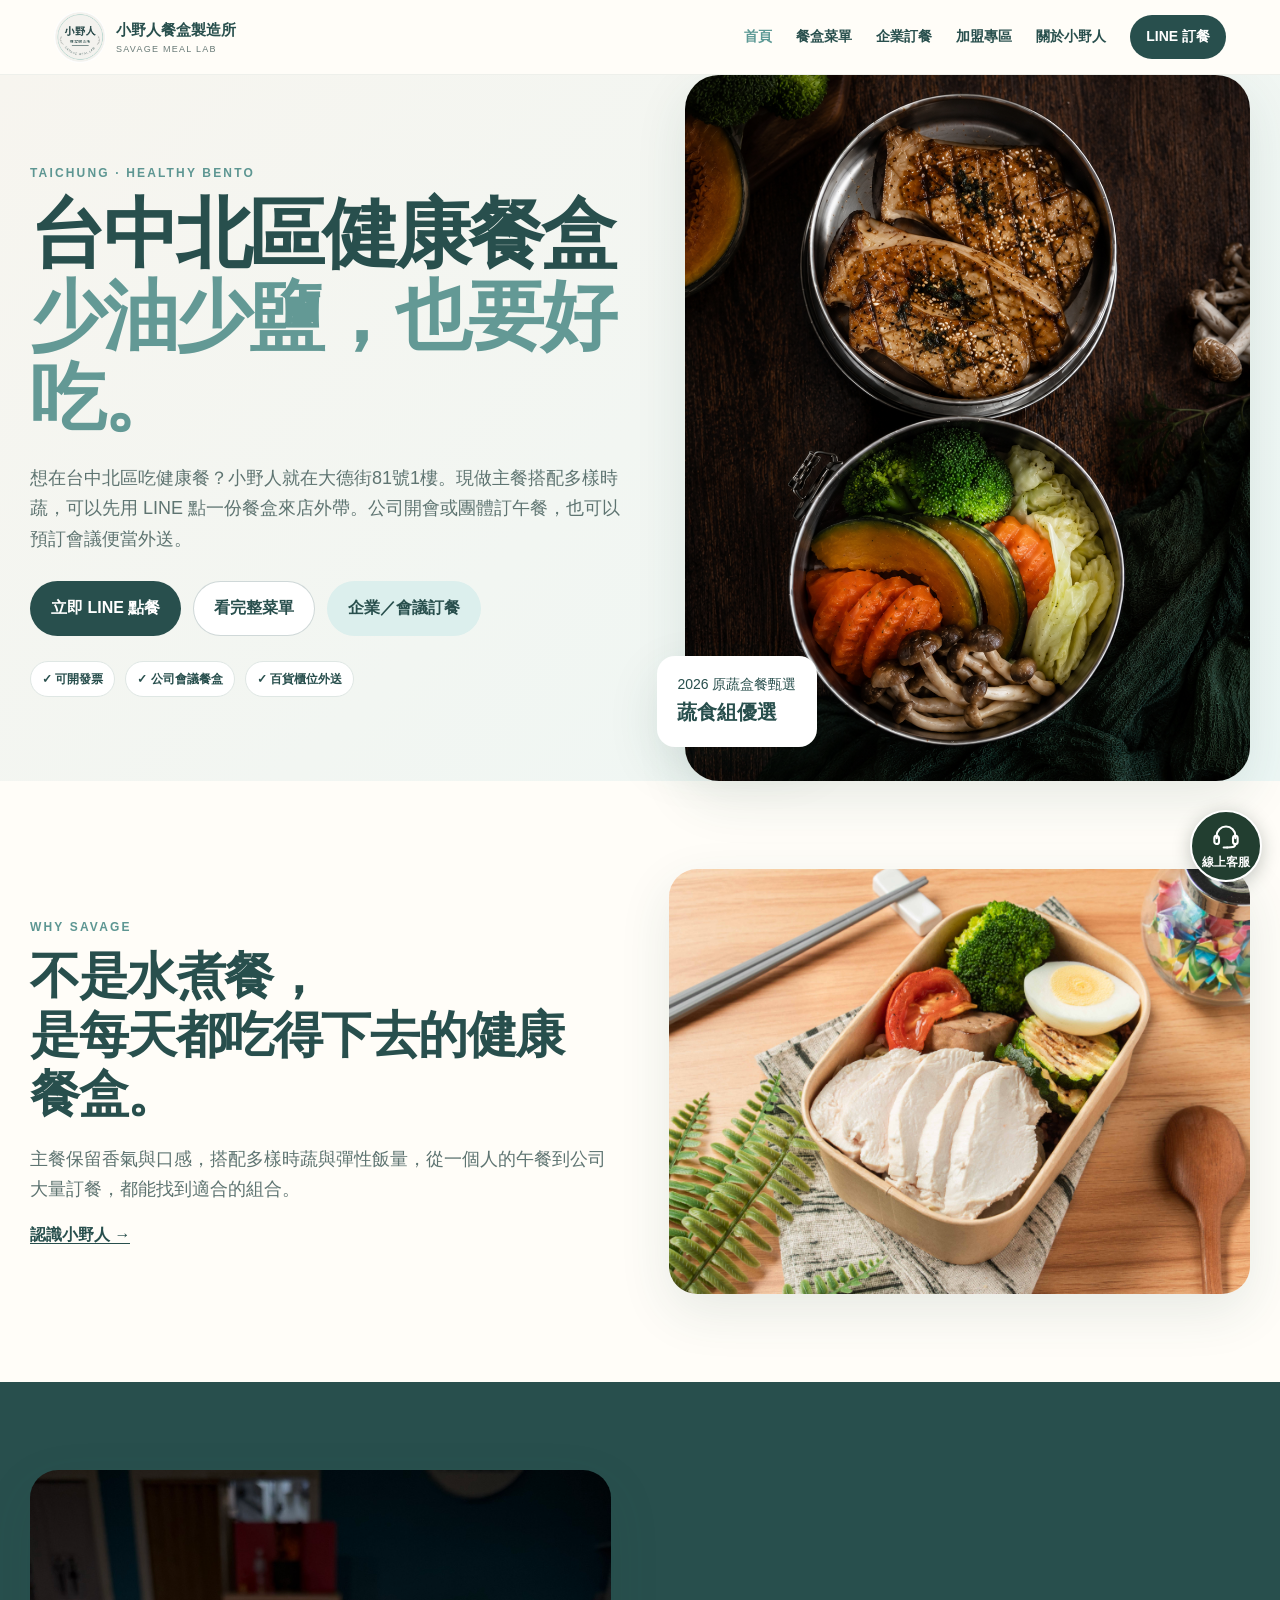
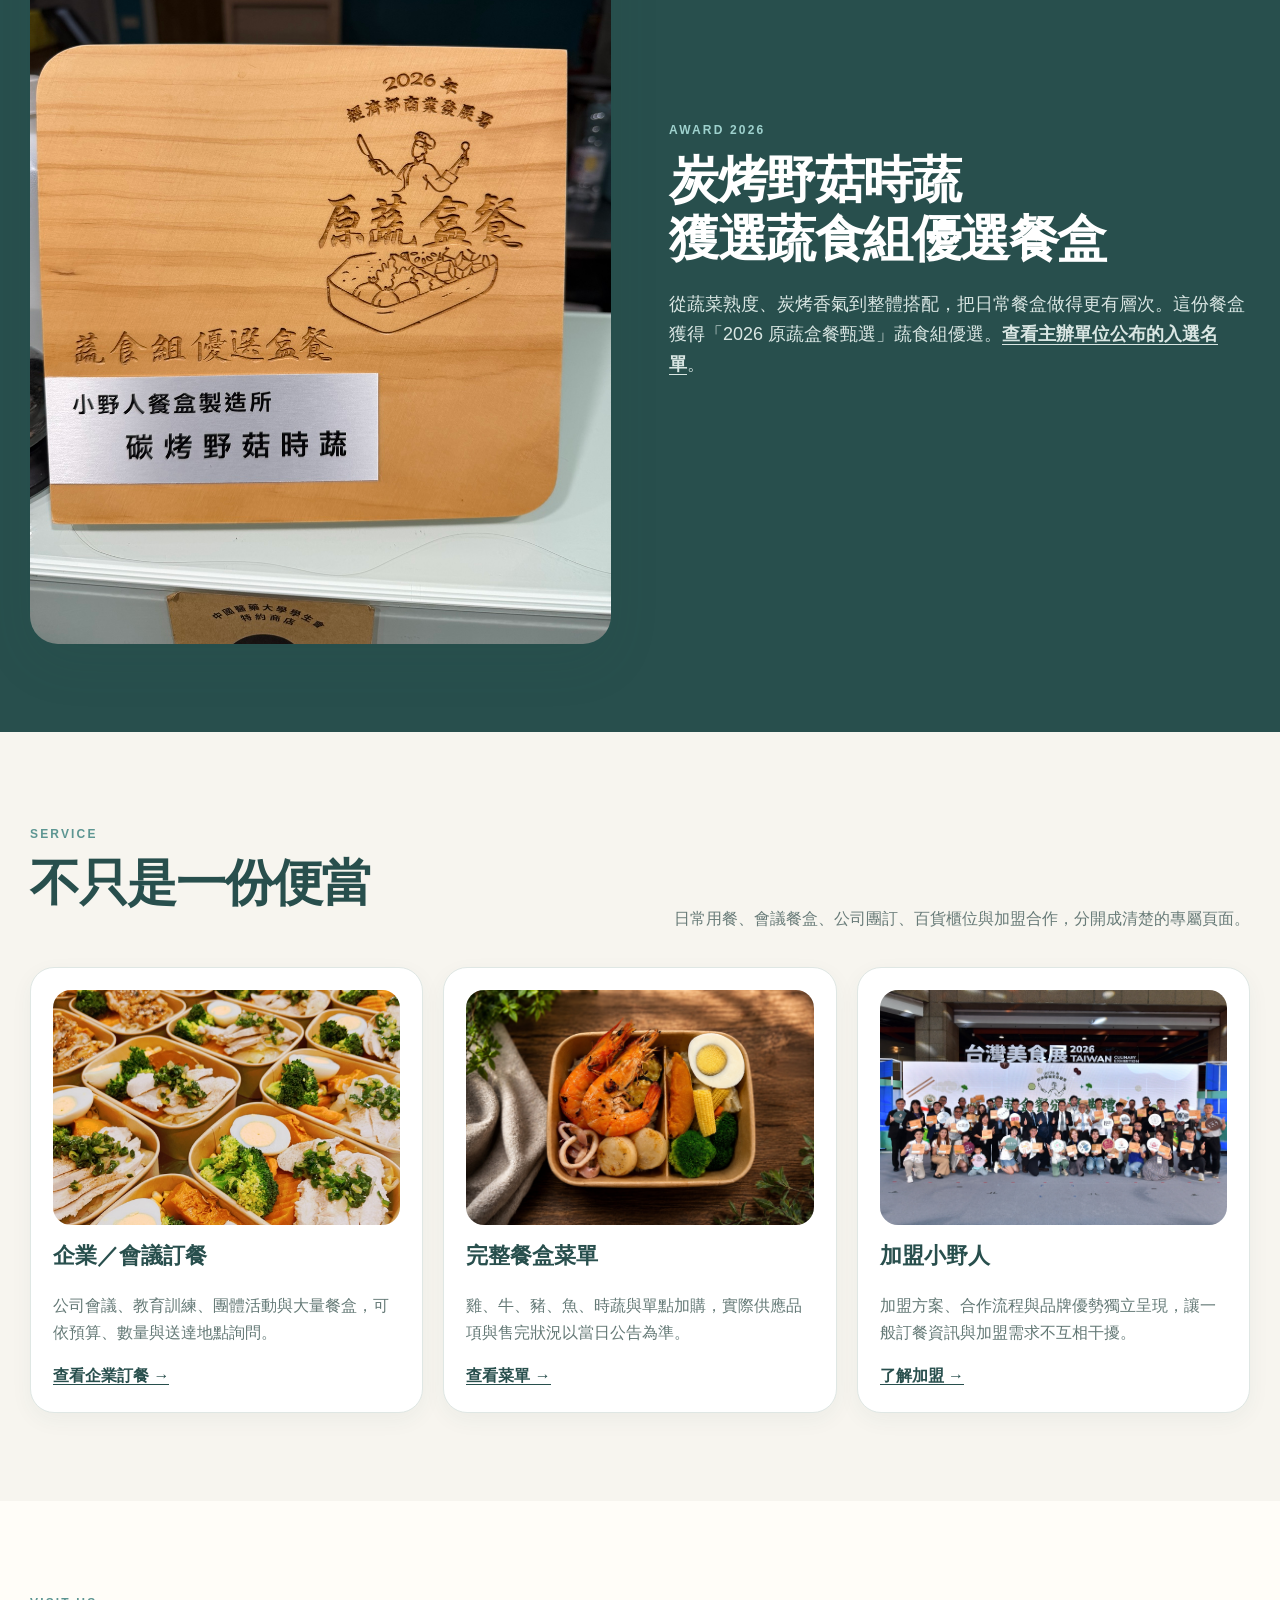
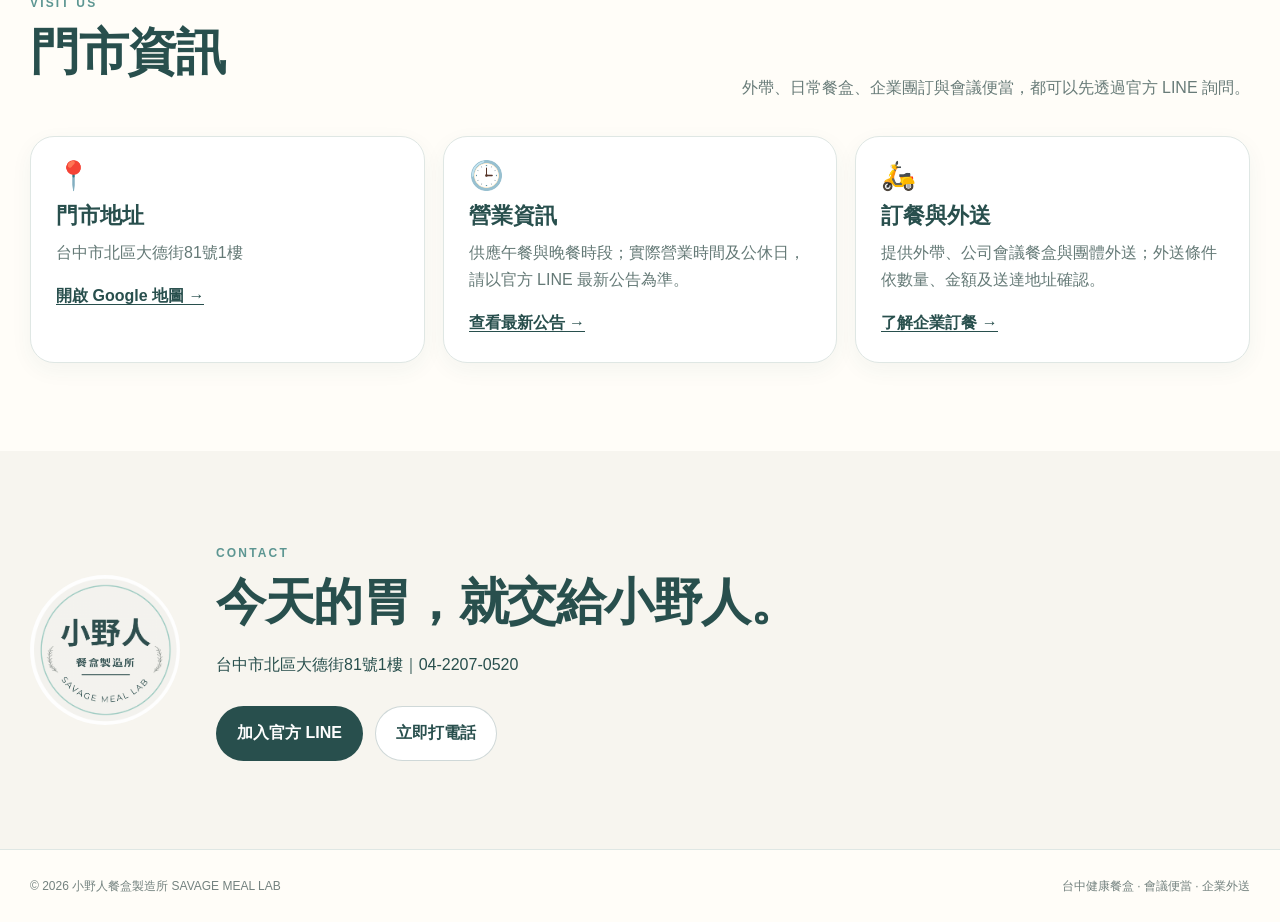
<file: index.html>
<!doctype html><html lang="zh-Hant"><head>
<meta charset="utf-8"><meta name="viewport" content="width=device-width,initial-scale=1">
<title>台中北區健康餐盒｜健康便當・會議便當・公司外送｜小野人餐盒製造所</title><meta name="description" content="小野人餐盒製造所在台中市北區大德街81號1樓，提供外帶健康便當、公司會議便當與餐盒外送。少油少鹽、原型食物、多樣時蔬，提供企業團體訂餐、會議餐盒與百貨櫃位外送，可開發票。">
<meta name="robots" content="index,follow,max-image-preview:large">
<link rel="icon" href="assets/logo.png"><link rel="stylesheet" href="styles.css?v=20260920-1"><link rel="canonical" href="https://www.savagemeal.tw/">
<script type="application/ld+json">{"@context":"https://schema.org","@graph":[{"@type":"WebSite","@id":"https://www.savagemeal.tw/#website","url":"https://www.savagemeal.tw/","name":"小野人餐盒製造所","alternateName":"SAVAGE MEAL LAB","inLanguage":"zh-Hant","publisher":{"@id":"https://www.savagemeal.tw/#restaurant"}},{"@type":"Restaurant","@id":"https://www.savagemeal.tw/#restaurant","name":"小野人餐盒製造所","alternateName":"SAVAGE MEAL LAB","url":"https://www.savagemeal.tw/","logo":"https://www.savagemeal.tw/assets/logo.png","image":"https://www.savagemeal.tw/assets/award-bento.png","telephone":"+886-4-2207-0520","servesCuisine":["健康餐盒","會議便當","蔬食餐盒"],"hasMenu":"https://www.savagemeal.tw/menu/","award":"2026 原蔬盒餐甄選蔬食組優選","address":{"@type":"PostalAddress","streetAddress":"大德街81號1樓","addressLocality":"北區","addressRegion":"台中市","addressCountry":"TW"}}]}</script><link rel="stylesheet" href="/support-widget.css?v=20261007"></head><body><header class="site-header"><div class="header-inner">
<a class="brand" href="./"><img src="assets/logo.png" alt="小野人餐盒製造所 Logo"><span><b>小野人餐盒製造所</b><small>SAVAGE MEAL LAB</small></span></a>
<button class="menu-toggle" aria-label="開啟選單" aria-expanded="false">☰</button>
<nav>
<a href="index.html" class="active">首頁</a>
<a href="menu/index.html">餐盒菜單</a>
<a href="business/index.html">企業訂餐</a>
<a href="franchise/index.html">加盟專區</a>
<a href="about/index.html">關於小野人</a>
<a class="nav-cta" href="https://lin.ee/rSnsTqy" target="_blank" rel="noopener">LINE 訂餐</a>
</nav></div></header><main>
<section class="hero"><div class="inner"><div>
<span class="eyebrow">TAICHUNG · HEALTHY BENTO</span>
<h1>台中北區健康餐盒<br><span style="color:#639995">少油少鹽，也要好吃。</span></h1>
<p class="lead">想在台中北區吃健康餐？小野人就在大德街81號1樓。現做主餐搭配多樣時蔬，可以先用 LINE 點一份餐盒來店外帶。公司開會或團體訂午餐，也可以預訂會議便當外送。</p>
<div class="btn-row"><a class="btn primary" href="https://lin.ee/rSnsTqy" target="_blank" rel="noopener">立即 LINE 點餐</a><a class="btn ghost" href="menu/index.html">看完整菜單</a><a class="btn soft" href="business/index.html">企業／會議訂餐</a></div>
<div class="trust"><span>✓ 可開發票</span><span>✓ 公司會議餐盒</span><span>✓ 百貨櫃位外送</span></div>
</div><div class="hero-media"><img src="assets/award-bento.png" alt="2026 原蔬盒餐甄選蔬食組優選：碳烤野菇時蔬"><div class="badge">2026 原蔬盒餐甄選<br><b>蔬食組優選</b></div></div></div></section>

<section class="section"><div class="inner split"><div><span class="eyebrow">WHY SAVAGE</span><h2>不是水煮餐，<br>是每天都吃得下去的健康餐盒。</h2><p class="lead">主餐保留香氣與口感，搭配多樣時蔬與彈性飯量，從一個人的午餐到公司大量訂餐，都能找到適合的組合。</p><a class="link" href="about/index.html">認識小野人 →</a></div><img src="assets/chicken-breast.jpeg" alt="小野人嫩雞胸健康餐盒"></div></section>

<section class="dark-section section"><div class="inner split"><div><img src="assets/award-plaque.jpeg" alt="2026 原蔬盒餐甄選蔬食組優選獎牌"></div><div><span class="eyebrow">AWARD 2026</span><h2>炭烤野菇時蔬<br>獲選蔬食組優選餐盒</h2><p class="lead">從蔬菜熟度、炭烤香氣到整體搭配，把日常餐盒做得更有層次。這份餐盒獲得「2026 原蔬盒餐甄選」蔬食組優選。<a class="link" href="https://www.boxedmeal2026.com/">查看主辦單位公布的入選名單</a>。</p></div></div></section>

<section class="soft-section section"><div class="inner"><div class="section-head"><div><span class="eyebrow">SERVICE</span><h2>不只是一份便當</h2></div><p>日常用餐、會議餐盒、公司團訂、百貨櫃位與加盟合作，分開成清楚的專屬頁面。</p></div>
<div class="card-grid">
<article class="card"><img src="assets/bulk-chicken.jpeg" alt="大量企業餐盒"><h3>企業／會議訂餐</h3><p>公司會議、教育訓練、團體活動與大量餐盒，可依預算、數量與送達地點詢問。</p><a class="link" href="business/index.html">查看企業訂餐 →</a></article>
<article class="card"><img src="assets/seafood.jpeg" alt="海鮮大三元餐盒"><h3>完整餐盒菜單</h3><p>雞、牛、豬、魚、時蔬與單點加購，實際供應品項與售完狀況以當日公告為準。</p><a class="link" href="menu/index.html">查看菜單 →</a></article>
<article class="card"><img src="assets/award-group.jpeg" alt="2026台灣美食展頒獎"><h3>加盟小野人</h3><p>加盟方案、合作流程與品牌優勢獨立呈現，讓一般訂餐資訊與加盟需求不互相干擾。</p><a class="link" href="franchise/index.html">了解加盟 →</a></article>
</div></div></section>

<section class="section store-section"><div class="inner">
<div class="section-head"><div><span class="eyebrow">VISIT US</span><h2>門市資訊</h2></div><p>外帶、日常餐盒、企業團訂與會議便當，都可以先透過官方 LINE 詢問。</p></div>
<div class="store-grid">
<article class="store-card"><span class="store-icon">📍</span><h3>門市地址</h3><p>台中市北區大德街81號1樓</p><a class="link" href="https://www.google.com/maps/search/?api=1&query=%E5%8F%B0%E4%B8%AD%E5%B8%82%E5%8C%97%E5%8D%80%E5%A4%A7%E5%BE%B7%E8%A1%9781%E8%99%9F1%E6%A8%93" target="_blank" rel="noopener">開啟 Google 地圖 →</a></article>
<article class="store-card"><span class="store-icon">🕒</span><h3>營業資訊</h3><p>供應午餐與晚餐時段；實際營業時間及公休日，請以官方 LINE 最新公告為準。</p><a class="link" href="https://lin.ee/rSnsTqy" target="_blank" rel="noopener">查看最新公告 →</a></article>
<article class="store-card"><span class="store-icon">🛵</span><h3>訂餐與外送</h3><p>提供外帶、公司會議餐盒與團體外送；外送條件依數量、金額及送達地址確認。</p><a class="link" href="business/index.html">了解企業訂餐 →</a></article>
</div></div></section>
</main><section class="contact-box section"><div class="inner contact-wrap">
<img src="assets/logo.png" alt="小野人餐盒製造所">
<div><span class="eyebrow">CONTACT</span><h2>今天的胃，就交給小野人。</h2>
<p>台中市北區大德街81號1樓｜04-2207-0520</p>
<div class="btn-row"><a class="btn primary" href="https://lin.ee/rSnsTqy" target="_blank" rel="noopener">加入官方 LINE</a><a class="btn ghost" href="tel:+886422070520">立即打電話</a></div></div>
</div></section>
<footer><div class="footer-inner"><span>© 2026 小野人餐盒製造所 SAVAGE MEAL LAB</span><span>台中健康餐盒 · 會議便當 · 企業外送</span></div></footer>
<script src="config.js"></script><script src="script.js?v=20260920-1"></script><button id="support-toggle" class="support-toggle" aria-label="開啟小野人餐盒製造所客服聊天室" aria-expanded="false" aria-controls="site-support">小野人餐盒製造所客服</button>
<section id="site-support" class="site-support" aria-label="小野人餐盒製造所客服" hidden>
<header><div><strong>小野人餐盒製造所</strong><span>線上客服 · 訪客也能留言</span></div><button id="support-close" aria-label="關閉客服聊天室">×</button></header>
<div class="support-toolbar"><a href="https://pos.savagemeal.tw/support?store=savage-meal" target="_blank" rel="noopener noreferrer">另開聊天室</a><button id="support-refresh">重新整理</button></div>
<iframe id="support-frame" title="小野人餐盒製造所客服聊天室" data-src="https://pos.savagemeal.tw/support?store=savage-meal&amp;embed=1" referrerpolicy="strict-origin-when-cross-origin" sandbox="allow-scripts allow-same-origin allow-forms allow-popups allow-popups-to-escape-sandbox"></iframe>
</section><script src="/support-widget.js?v=20261007" defer></script></body></html>
</file>
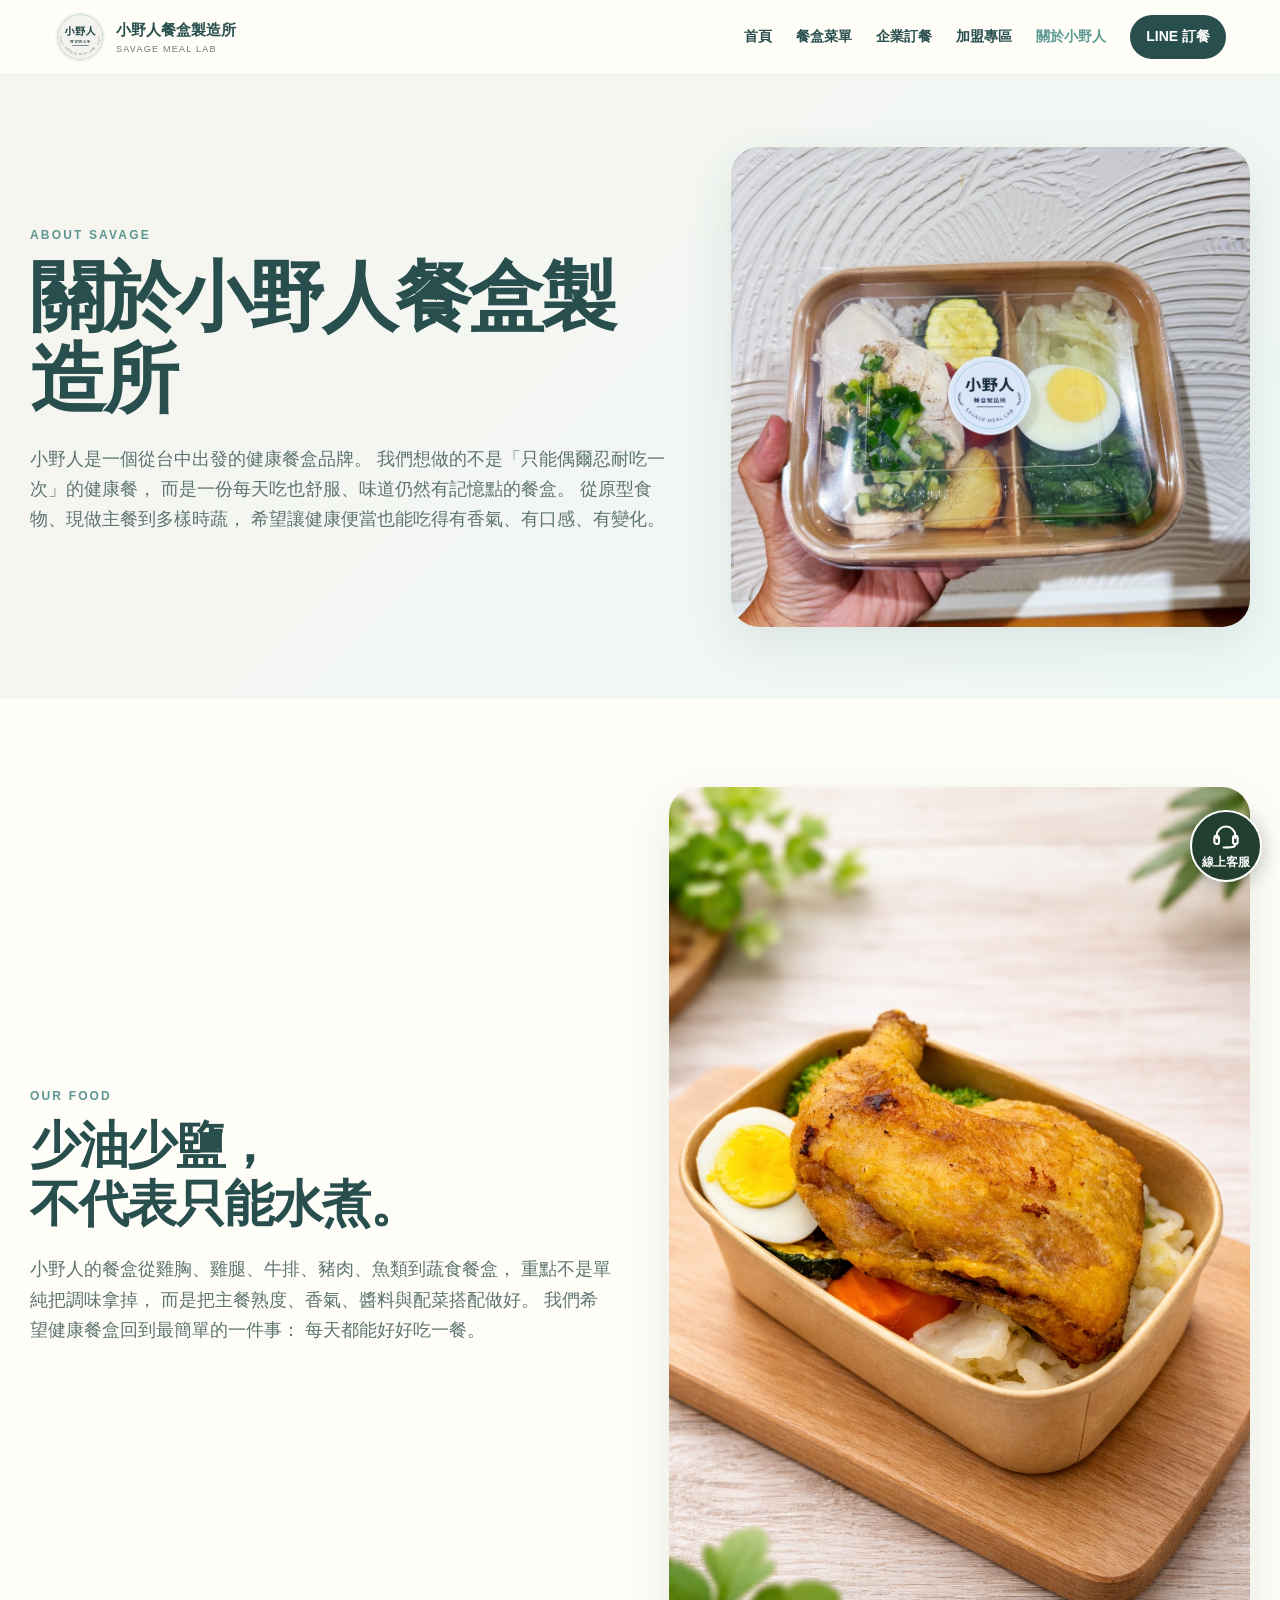
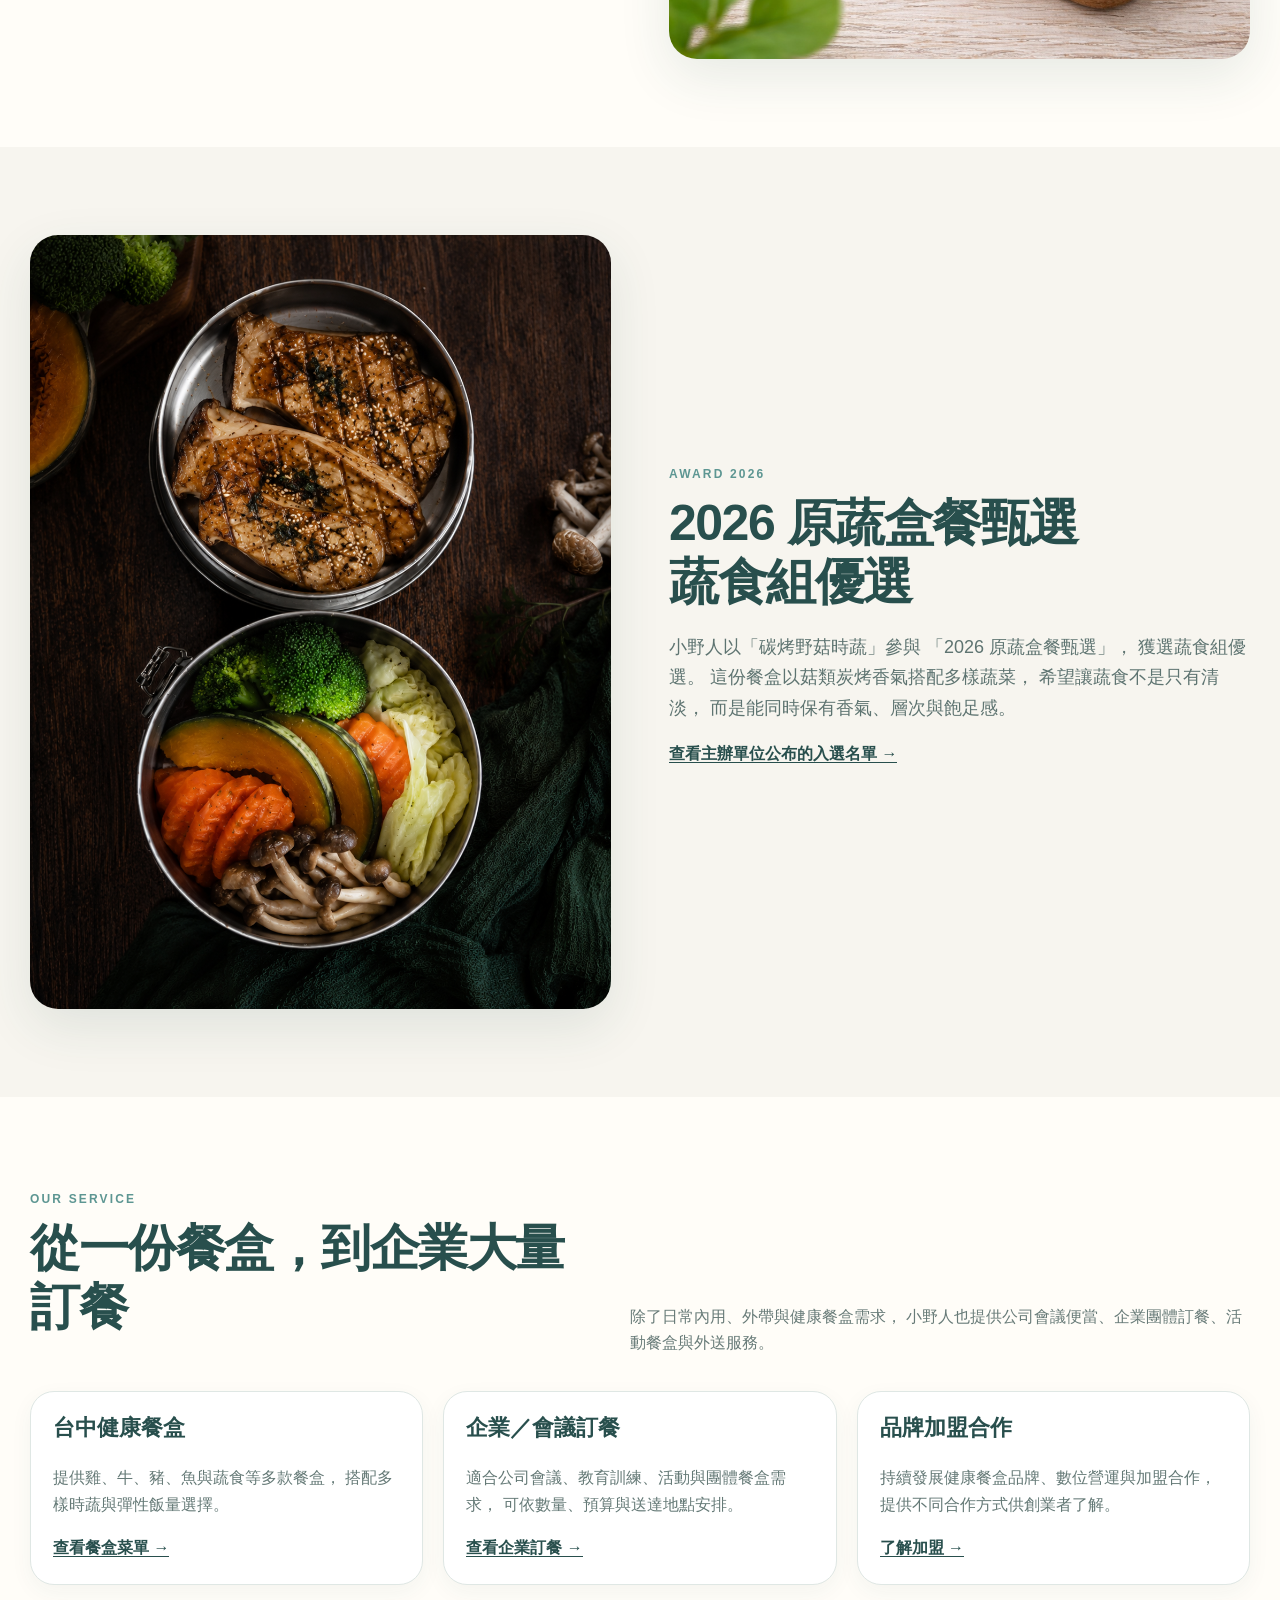
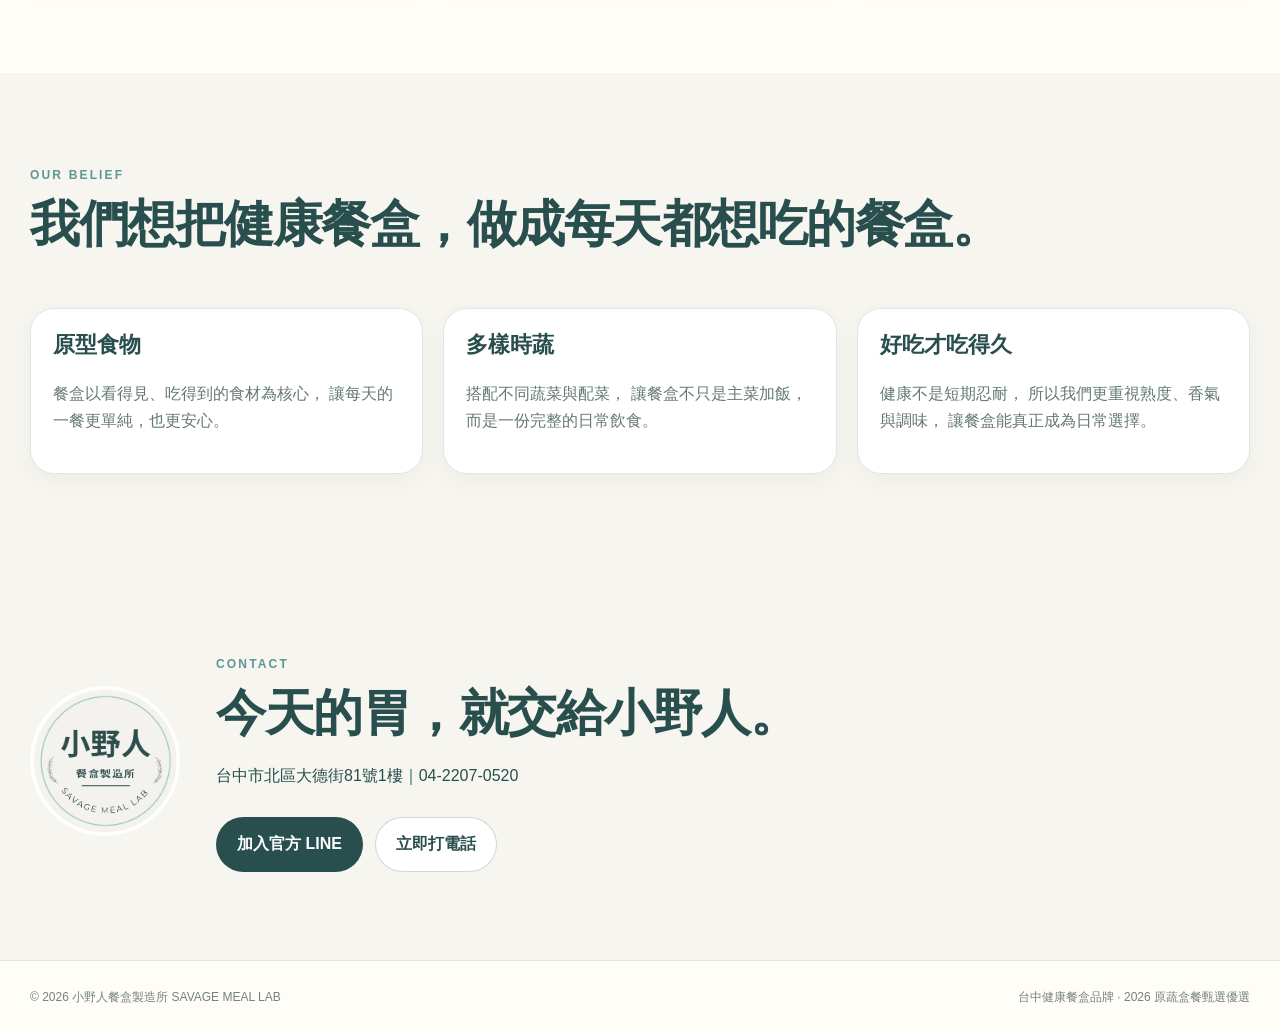
<file: about/index.html>
<!doctype html>
<html lang="zh-Hant">
<head>
<meta charset="utf-8">
<meta name="viewport" content="width=device-width,initial-scale=1">

<title>小野人餐盒製造所｜台中健康餐盒品牌・2026 原蔬盒餐甄選優選</title>

<meta name="description" content="認識小野人餐盒製造所的品牌理念、健康餐盒特色與2026 原蔬盒餐甄選蔬食組優選實績。主打少油少鹽、原型食物、多樣時蔬與現做主餐，提供台中健康餐盒、會議便當與企業訂餐服務。">

<meta name="robots" content="index,follow,max-image-preview:large">

<link rel="canonical" href="https://www.savagemeal.tw/about/">
<link rel="icon" href="../assets/logo.png">
<link rel="stylesheet" href="../styles.css?v=20260920-1">

<link rel="stylesheet" href="/support-widget.css?v=20261007"></head>

<body>

<header class="site-header">
<div class="header-inner">

<a class="brand" href="../index.html">
<img src="../assets/logo.png" alt="小野人餐盒製造所 Logo">
<span>
<b>小野人餐盒製造所</b>
<small>SAVAGE MEAL LAB</small>
</span>
</a>

<button class="menu-toggle" aria-label="開啟選單" aria-expanded="false">☰</button>

<nav>
<a href="../index.html">首頁</a>
<a href="../menu/index.html">餐盒菜單</a>
<a href="../business/index.html">企業訂餐</a>
<a href="../franchise/index.html">加盟專區</a>
<a href="../about/index.html" class="active">關於小野人</a>
<a class="nav-cta"
href="https://lin.ee/rSnsTqy"
target="_blank"
rel="noopener">
LINE 訂餐
</a>
</nav>

</div>
</header>


<main>

<section class="page-hero">

<div class="inner">

<div>

<span class="eyebrow">ABOUT SAVAGE</span>

<h1>關於小野人餐盒製造所</h1>

<p class="lead">
小野人是一個從台中出發的健康餐盒品牌。
我們想做的不是「只能偶爾忍耐吃一次」的健康餐，
而是一份每天吃也舒服、味道仍然有記憶點的餐盒。
從原型食物、現做主餐到多樣時蔬，
希望讓健康便當也能吃得有香氣、有口感、有變化。
</p>

</div>

<img src="../assets/boxed-chicken.jpeg" alt="台中健康餐盒品牌小野人餐盒製造所實際餐盒包裝">

</div>

</section>


<section class="section">

<div class="inner split">

<div>

<span class="eyebrow">OUR FOOD</span>

<h2>少油少鹽，<br>不代表只能水煮。</h2>

<p class="lead">
小野人的餐盒從雞胸、雞腿、牛排、豬肉、魚類到蔬食餐盒，
重點不是單純把調味拿掉，
而是把主餐熟度、香氣、醬料與配菜搭配做好。

我們希望健康餐盒回到最簡單的一件事：
每天都能好好吃一餐。
</p>

</div>

<img src="../assets/chicken-leg.jpeg" alt="小野人少油少鹽雞腿健康餐盒">

</div>

</section>


<section class="soft-section section">

<div class="inner split">

<img src="../assets/award-bento.png" alt="2026 原蔬盒餐甄選蔬食組優選碳烤野菇時蔬餐盒">

<div>

<span class="eyebrow">AWARD 2026</span>

<h2>2026 原蔬盒餐甄選<br>蔬食組優選</h2>

<p class="lead">
小野人以「碳烤野菇時蔬」參與 「2026 原蔬盒餐甄選」，
獲選蔬食組優選。

這份餐盒以菇類炭烤香氣搭配多樣蔬菜，
希望讓蔬食不是只有清淡，
而是能同時保有香氣、層次與飽足感。
</p>
<p><a class="link" href="https://www.boxedmeal2026.com/">查看主辦單位公布的入選名單 →</a></p>

</div>

</div>

</section>


<section class="section">

<div class="inner">

<div class="section-head">

<div>
<span class="eyebrow">OUR SERVICE</span>
<h2>從一份餐盒，到企業大量訂餐</h2>
</div>

<p>
除了日常內用、外帶與健康餐盒需求，
小野人也提供公司會議便當、企業團體訂餐、活動餐盒與外送服務。
</p>

</div>


<div class="card-grid">

<article class="card">

<h3>台中健康餐盒</h3>

<p>
提供雞、牛、豬、魚與蔬食等多款餐盒，
搭配多樣時蔬與彈性飯量選擇。
</p>

<a class="link" href="../menu/index.html">
查看餐盒菜單 →
</a>

</article>


<article class="card">

<h3>企業／會議訂餐</h3>

<p>
適合公司會議、教育訓練、活動與團體餐盒需求，
可依數量、預算與送達地點安排。
</p>

<a class="link" href="../business/index.html">
查看企業訂餐 →
</a>

</article>


<article class="card">

<h3>品牌加盟合作</h3>

<p>
持續發展健康餐盒品牌、數位營運與加盟合作，
提供不同合作方式供創業者了解。
</p>

<a class="link" href="../franchise/index.html">
了解加盟 →
</a>

</article>

</div>

</div>

</section>


<section class="soft-section section">

<div class="inner">

<div class="section-head">

<div>
<span class="eyebrow">OUR BELIEF</span>
<h2>我們想把健康餐盒，做成每天都想吃的餐盒。</h2>
</div>

</div>

<div class="card-grid">

<article class="card">

<h3>原型食物</h3>

<p>
餐盒以看得見、吃得到的食材為核心，
讓每天的一餐更單純，也更安心。
</p>

</article>


<article class="card">

<h3>多樣時蔬</h3>

<p>
搭配不同蔬菜與配菜，
讓餐盒不只是主菜加飯，
而是一份完整的日常飲食。
</p>

</article>


<article class="card">

<h3>好吃才吃得久</h3>

<p>
健康不是短期忍耐，
所以我們更重視熟度、香氣與調味，
讓餐盒能真正成為日常選擇。
</p>

</article>

</div>

</div>

</section>

</main>


<section class="contact-box section">

<div class="inner contact-wrap">

<img src="../assets/logo.png" alt="小野人餐盒製造所">

<div>

<span class="eyebrow">CONTACT</span>

<h2>今天的胃，就交給小野人。</h2>

<p>
台中市北區大德街81號1樓｜04-2207-0520
</p>

<div class="btn-row">

<a class="btn primary"
href="https://lin.ee/rSnsTqy"
target="_blank"
rel="noopener">
加入官方 LINE
</a>

<a class="btn ghost"
href="tel:+886422070520">
立即打電話
</a>

</div>

</div>

</div>

</section>


<footer>

<div class="footer-inner">

<span>
© 2026 小野人餐盒製造所 SAVAGE MEAL LAB
</span>

<span>
台中健康餐盒品牌 · 2026 原蔬盒餐甄選優選
</span>

</div>

</footer>


<script src="../config.js"></script>
<script src="../script.js?v=20260920-1"></script>

<button id="support-toggle" class="support-toggle" aria-label="開啟小野人餐盒製造所客服聊天室" aria-expanded="false" aria-controls="site-support">小野人餐盒製造所客服</button>
<section id="site-support" class="site-support" aria-label="小野人餐盒製造所客服" hidden>
<header><div><strong>小野人餐盒製造所</strong><span>線上客服 · 訪客也能留言</span></div><button id="support-close" aria-label="關閉客服聊天室">×</button></header>
<div class="support-toolbar"><a href="https://pos.savagemeal.tw/support?store=savage-meal" target="_blank" rel="noopener noreferrer">另開聊天室</a><button id="support-refresh">重新整理</button></div>
<iframe id="support-frame" title="小野人餐盒製造所客服聊天室" data-src="https://pos.savagemeal.tw/support?store=savage-meal&amp;embed=1" referrerpolicy="strict-origin-when-cross-origin" sandbox="allow-scripts allow-same-origin allow-forms allow-popups allow-popups-to-escape-sandbox"></iframe>
</section><script src="/support-widget.js?v=20261007" defer></script></body>
</html>
</file>
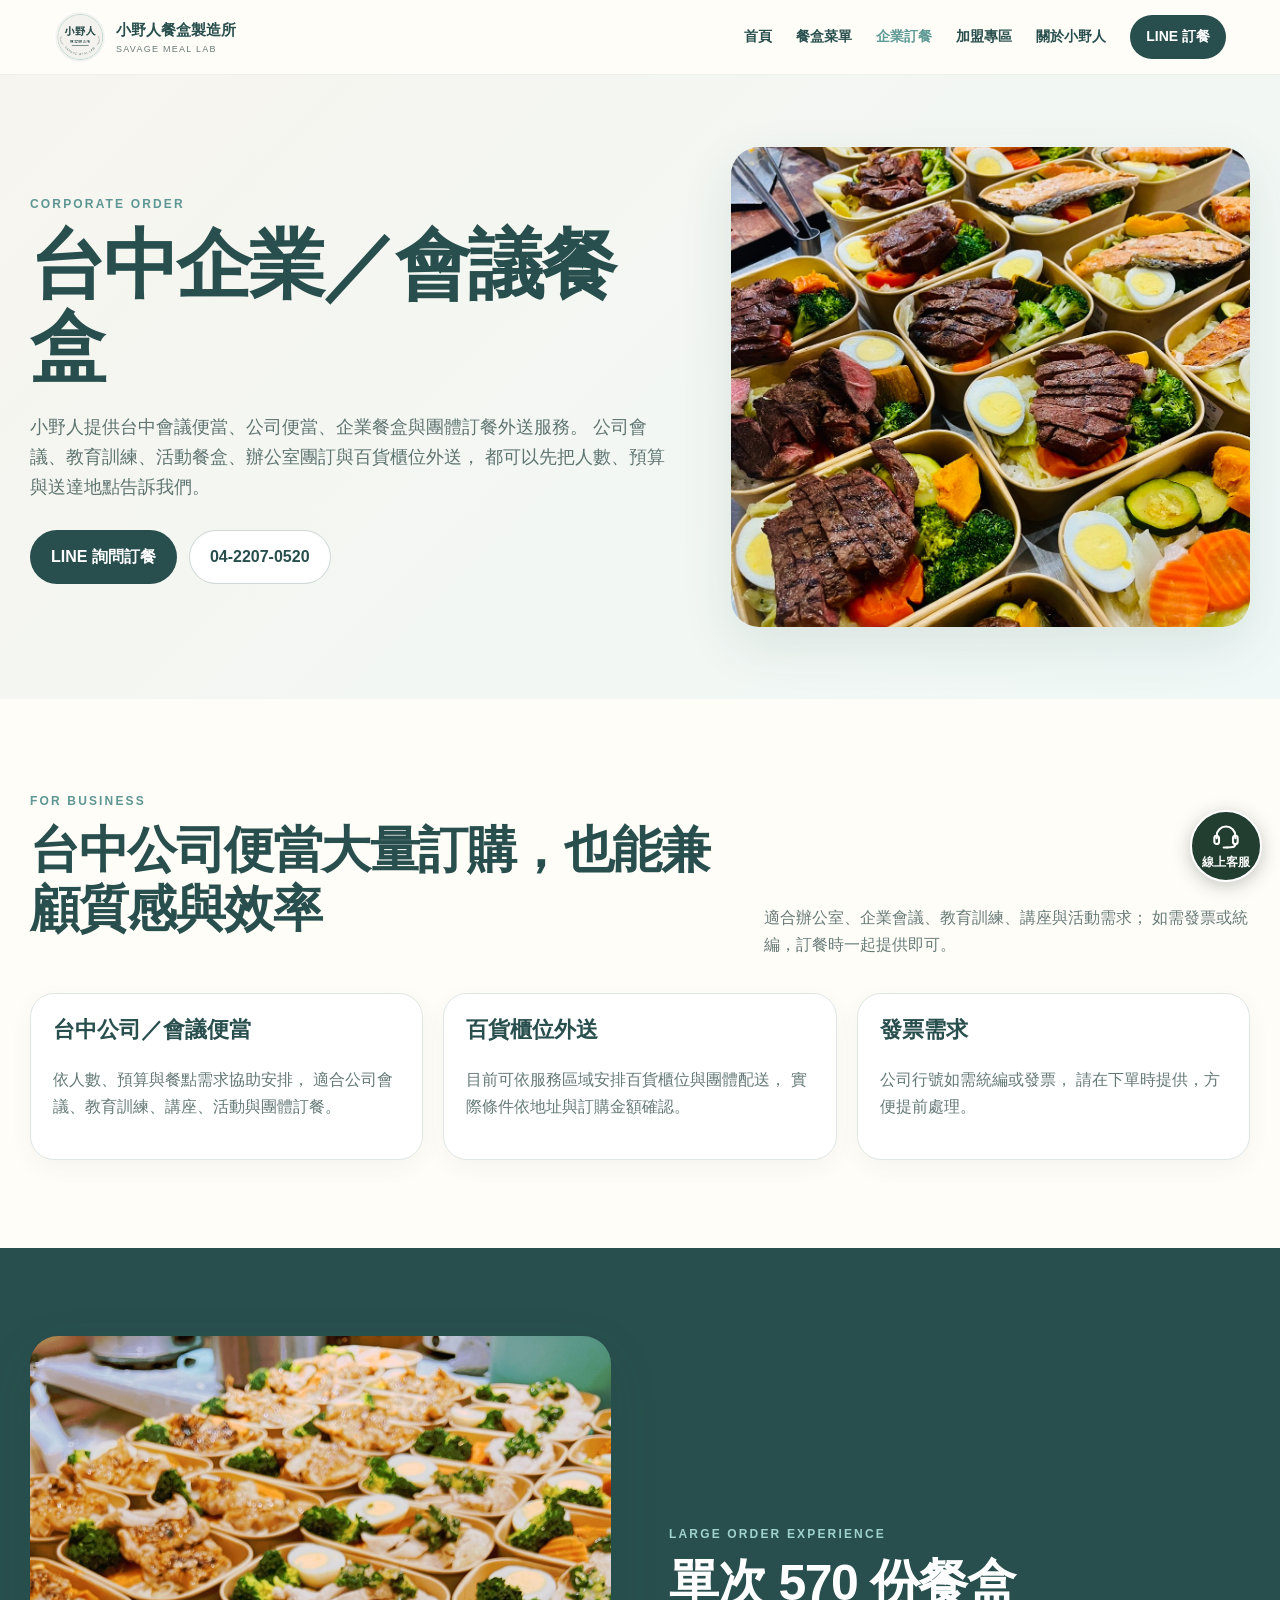
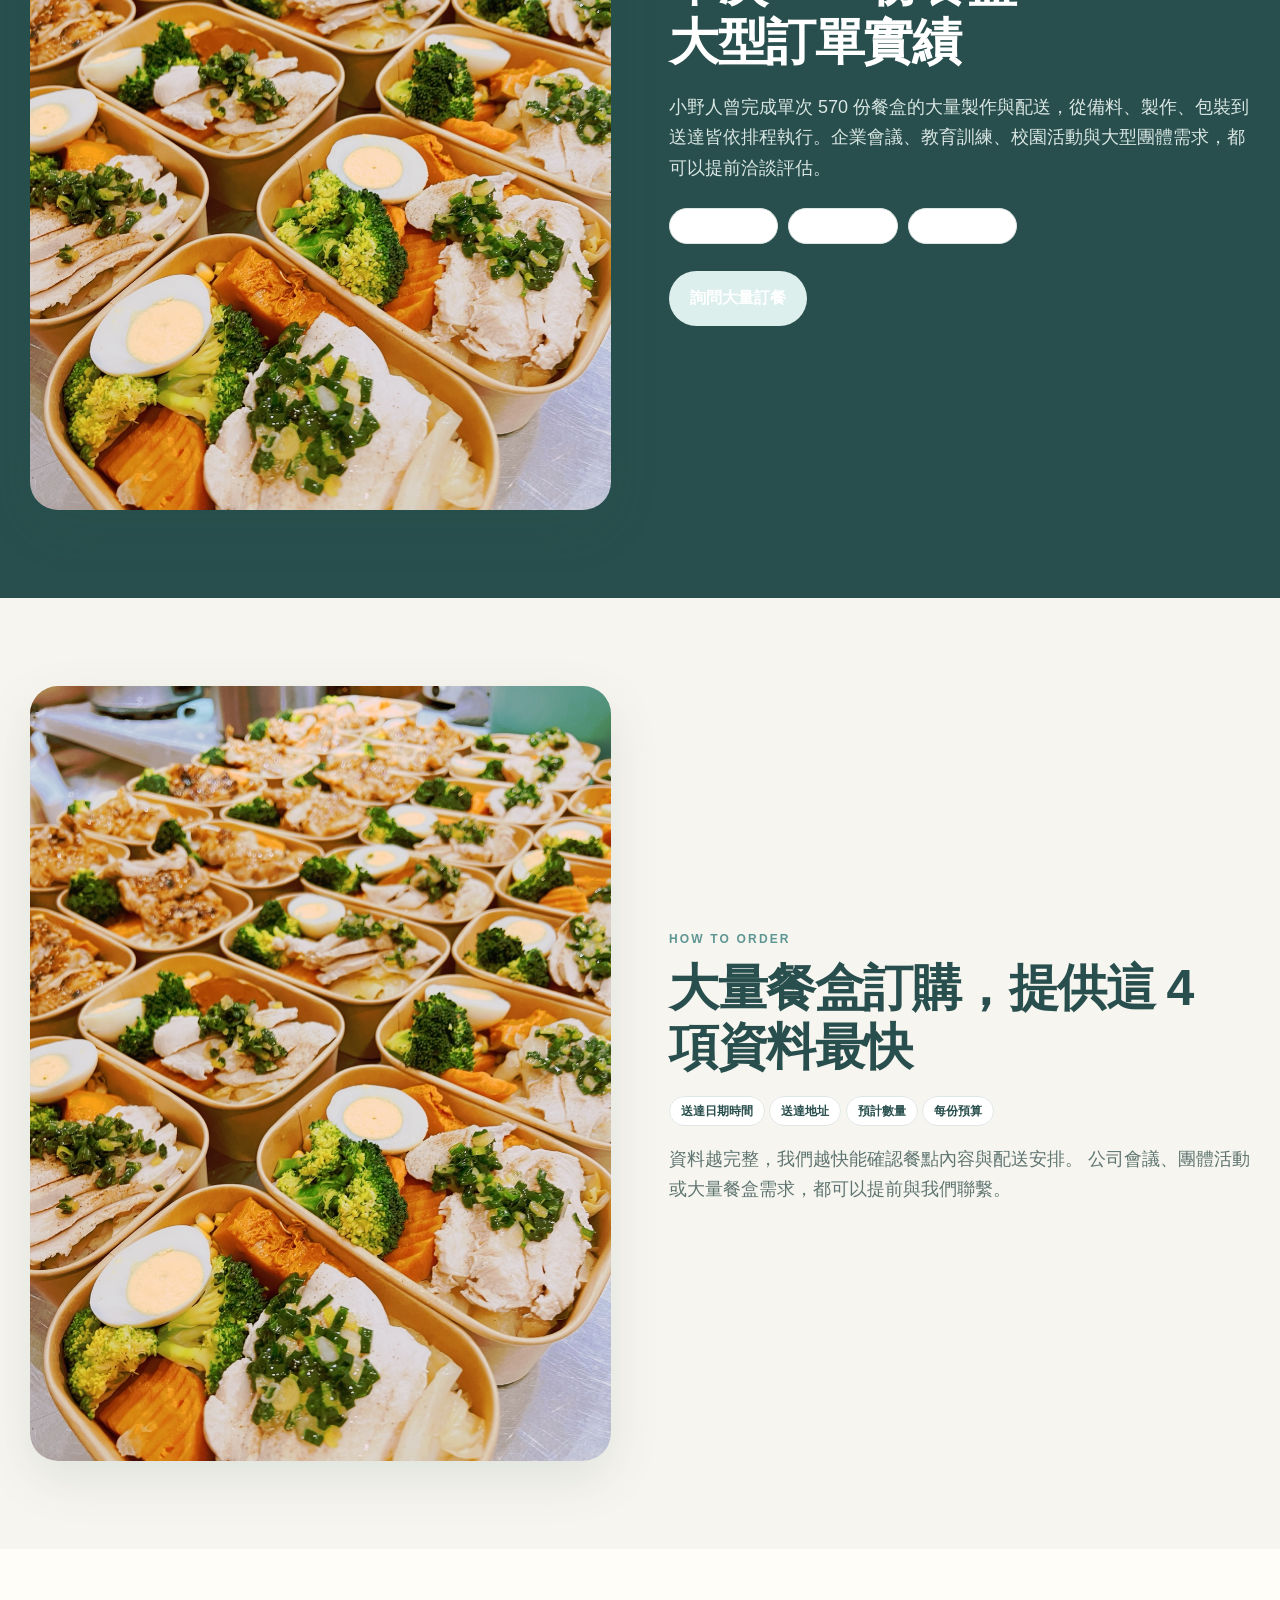
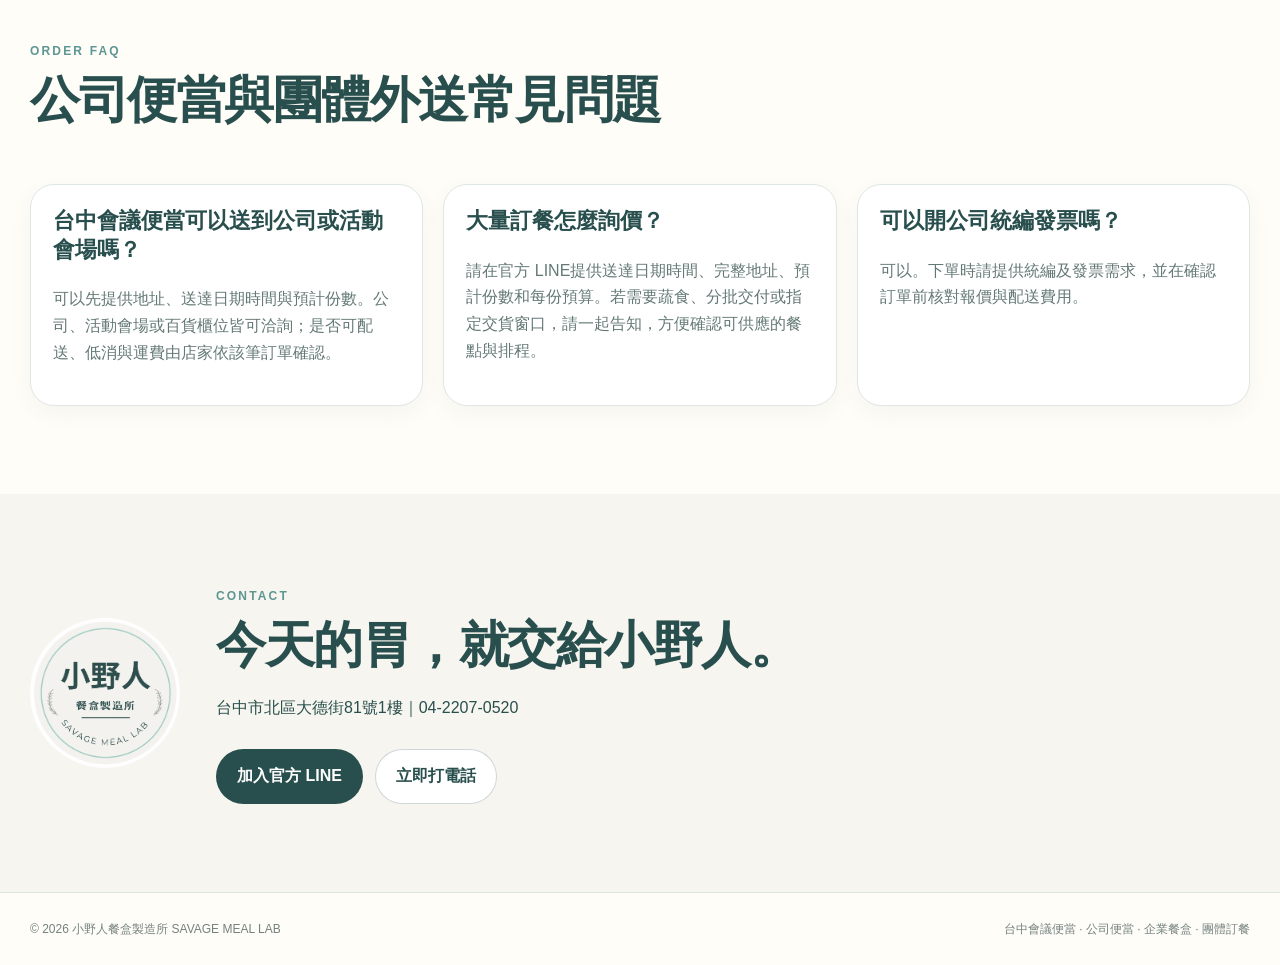
<file: business/index.html>
<!doctype html>
<html lang="zh-Hant">
<head>
<meta charset="utf-8">
<meta name="viewport" content="width=device-width,initial-scale=1">

<title>台中會議便當推薦｜公司便當・企業餐盒・團體訂餐外送｜小野人餐盒製造所</title>

<meta name="description" content="小野人餐盒製造所提供台中會議便當、公司便當、企業餐盒、團體訂餐與大量外送服務。適合公司會議、教育訓練、活動餐盒與百貨櫃位配送，可依人數與預算安排，並可開發票。">

<meta name="robots" content="index,follow,max-image-preview:large">

<link rel="canonical" href="https://www.savagemeal.tw/business/">
<script type="application/ld+json">{"@context":"https://schema.org","@graph":[{"@type":"WebPage","@id":"https://www.savagemeal.tw/business/#webpage","url":"https://www.savagemeal.tw/business/","name":"台中企業／會議餐盒","inLanguage":"zh-Hant","isPartOf":{"@id":"https://www.savagemeal.tw/#website"},"mainEntity":{"@id":"https://www.savagemeal.tw/business/#service"}},{"@type":"Service","@id":"https://www.savagemeal.tw/business/#service","name":"台中企業餐盒、會議便當與團體外送","serviceType":"企業會議便當與大量訂餐配送","provider":{"@id":"https://www.savagemeal.tw/#restaurant"},"url":"https://www.savagemeal.tw/business/","areaServed":{"@type":"City","name":"台中市"},"description":"依送達地址、時間、數量與預算確認餐點、報價及配送安排，可依訂單需求開立發票。"}]}</script>
<link rel="icon" href="../assets/logo.png">
<link rel="stylesheet" href="../styles.css?v=20260920-1">

<link rel="stylesheet" href="/support-widget.css?v=20261007"></head>

<body>

<header class="site-header">
<div class="header-inner">

<a class="brand" href="../index.html">
<img src="../assets/logo.png" alt="小野人餐盒製造所 Logo">
<span>
<b>小野人餐盒製造所</b>
<small>SAVAGE MEAL LAB</small>
</span>
</a>

<button class="menu-toggle" aria-label="開啟選單" aria-expanded="false">☰</button>

<nav>
<a href="../index.html">首頁</a>
<a href="../menu/index.html">餐盒菜單</a>
<a href="../business/index.html" class="active">企業訂餐</a>
<a href="../franchise/index.html">加盟專區</a>
<a href="../about/index.html">關於小野人</a>
<a class="nav-cta" href="https://lin.ee/rSnsTqy" target="_blank" rel="noopener">LINE 訂餐</a>
</nav>

</div>
</header>

<main>

<section class="page-hero">
<div class="inner">

<div>
<span class="eyebrow">CORPORATE ORDER</span>

<h1>台中企業／會議餐盒</h1>

<p class="lead">
小野人提供台中會議便當、公司便當、企業餐盒與團體訂餐外送服務。
公司會議、教育訓練、活動餐盒、辦公室團訂與百貨櫃位外送，
都可以先把人數、預算與送達地點告訴我們。
</p>

<div class="btn-row">
<a class="btn primary" href="https://lin.ee/rSnsTqy" target="_blank" rel="noopener">LINE 詢問訂餐</a>
<a class="btn ghost" href="tel:+886422070520">04-2207-0520</a>
</div>

</div>

<img src="../assets/bulk-beef-salmon.jpeg" alt="台中公司會議便當與企業餐盒大量訂購">

</div>
</section>


<section class="section">
<div class="inner">

<div class="section-head">

<div>
<span class="eyebrow">FOR BUSINESS</span>
<h2>台中公司便當大量訂購，也能兼顧質感與效率</h2>
</div>

<p>
適合辦公室、企業會議、教育訓練、講座與活動需求；
如需發票或統編，訂餐時一起提供即可。
</p>

</div>


<div class="card-grid">

<article class="card">
<h3>台中公司／會議便當</h3>
<p>
依人數、預算與餐點需求協助安排，
適合公司會議、教育訓練、講座、活動與團體訂餐。
</p>
</article>


<article class="card">
<h3>百貨櫃位外送</h3>
<p>
目前可依服務區域安排百貨櫃位與團體配送，
實際條件依地址與訂購金額確認。
</p>
</article>


<article class="card">
<h3>發票需求</h3>
<p>
公司行號如需統編或發票，
請在下單時提供，方便提前處理。
</p>
</article>

</div>

</div>
</section>



<section class="dark-section section">
<div class="inner split">
<div><img src="../assets/bulk-chicken.jpeg" alt="小野人單次570份大型餐盒製作與配送實績"></div>
<div><span class="eyebrow">LARGE ORDER EXPERIENCE</span><h2>單次 570 份餐盒<br>大型訂單實績</h2>
<p class="lead">小野人曾完成單次 570 份餐盒的大量製作與配送，從備料、製作、包裝到送達皆依排程執行。企業會議、教育訓練、校園活動與大型團體需求，都可以提前洽談評估。</p>
<div class="trust"><span>✓ 大量製作排程</span><span>✓ 分批包裝管理</span><span>✓ 指定時間配送</span></div>
<div class="btn-row"><a class="btn soft" href="https://lin.ee/rSnsTqy" target="_blank" rel="noopener">詢問大量訂餐</a></div></div>
</div>
</section>

<section class="soft-section section">

<div class="inner split">

<img src="../assets/bulk-chicken.jpeg" alt="台中團體訂餐大量雞胸餐盒製作">

<div>

<span class="eyebrow">HOW TO ORDER</span>

<h2>大量餐盒訂購，提供這 4 項資料最快</h2>

<div class="chips">
<span>送達日期時間</span>
<span>送達地址</span>
<span>預計數量</span>
<span>每份預算</span>
</div>

<p class="lead" style="margin-top:20px">
資料越完整，我們越快能確認餐點內容與配送安排。
公司會議、團體活動或大量餐盒需求，都可以提前與我們聯繫。
</p>

</div>

</div>
</section>

<section class="section" aria-labelledby="corporate-faq">
<div class="inner">
<div class="section-head"><div><span class="eyebrow">ORDER FAQ</span><h2 id="corporate-faq">公司便當與團體外送常見問題</h2></div></div>
<div class="card-grid">
<article class="card"><h3>台中會議便當可以送到公司或活動會場嗎？</h3><p>可以先提供地址、送達日期時間與預計份數。公司、活動會場或百貨櫃位皆可洽詢；是否可配送、低消與運費由店家依該筆訂單確認。</p></article>
<article class="card"><h3>大量訂餐怎麼詢價？</h3><p>請在<a href="https://lin.ee/rSnsTqy">官方 LINE</a>提供送達日期時間、完整地址、預計份數和每份預算。若需要蔬食、分批交付或指定交貨窗口，請一起告知，方便確認可供應的餐點與排程。</p></article>
<article class="card"><h3>可以開公司統編發票嗎？</h3><p>可以。下單時請提供統編及發票需求，並在確認訂單前核對報價與配送費用。</p></article>
</div>
</div>
</section>

</main>


<section class="contact-box section">

<div class="inner contact-wrap">

<img src="../assets/logo.png" alt="小野人餐盒製造所">

<div>

<span class="eyebrow">CONTACT</span>

<h2>今天的胃，就交給小野人。</h2>

<p>
台中市北區大德街81號1樓｜04-2207-0520
</p>

<div class="btn-row">

<a class="btn primary"
href="https://lin.ee/rSnsTqy"
target="_blank"
rel="noopener">
加入官方 LINE
</a>

<a class="btn ghost"
href="tel:+886422070520">
立即打電話
</a>

</div>

</div>

</div>

</section>


<footer>

<div class="footer-inner">

<span>© 2026 小野人餐盒製造所 SAVAGE MEAL LAB</span>

<span>
台中會議便當 · 公司便當 · 企業餐盒 · 團體訂餐
</span>

</div>

</footer>


<script src="../config.js"></script>
<script src="../script.js?v=20260920-1"></script>

<button id="support-toggle" class="support-toggle" aria-label="開啟小野人餐盒製造所客服聊天室" aria-expanded="false" aria-controls="site-support">小野人餐盒製造所客服</button>
<section id="site-support" class="site-support" aria-label="小野人餐盒製造所客服" hidden>
<header><div><strong>小野人餐盒製造所</strong><span>線上客服 · 訪客也能留言</span></div><button id="support-close" aria-label="關閉客服聊天室">×</button></header>
<div class="support-toolbar"><a href="https://pos.savagemeal.tw/support?store=savage-meal" target="_blank" rel="noopener noreferrer">另開聊天室</a><button id="support-refresh">重新整理</button></div>
<iframe id="support-frame" title="小野人餐盒製造所客服聊天室" data-src="https://pos.savagemeal.tw/support?store=savage-meal&amp;embed=1" referrerpolicy="strict-origin-when-cross-origin" sandbox="allow-scripts allow-same-origin allow-forms allow-popups allow-popups-to-escape-sandbox"></iframe>
</section><script src="/support-widget.js?v=20261007" defer></script></body>
</html>
</file>
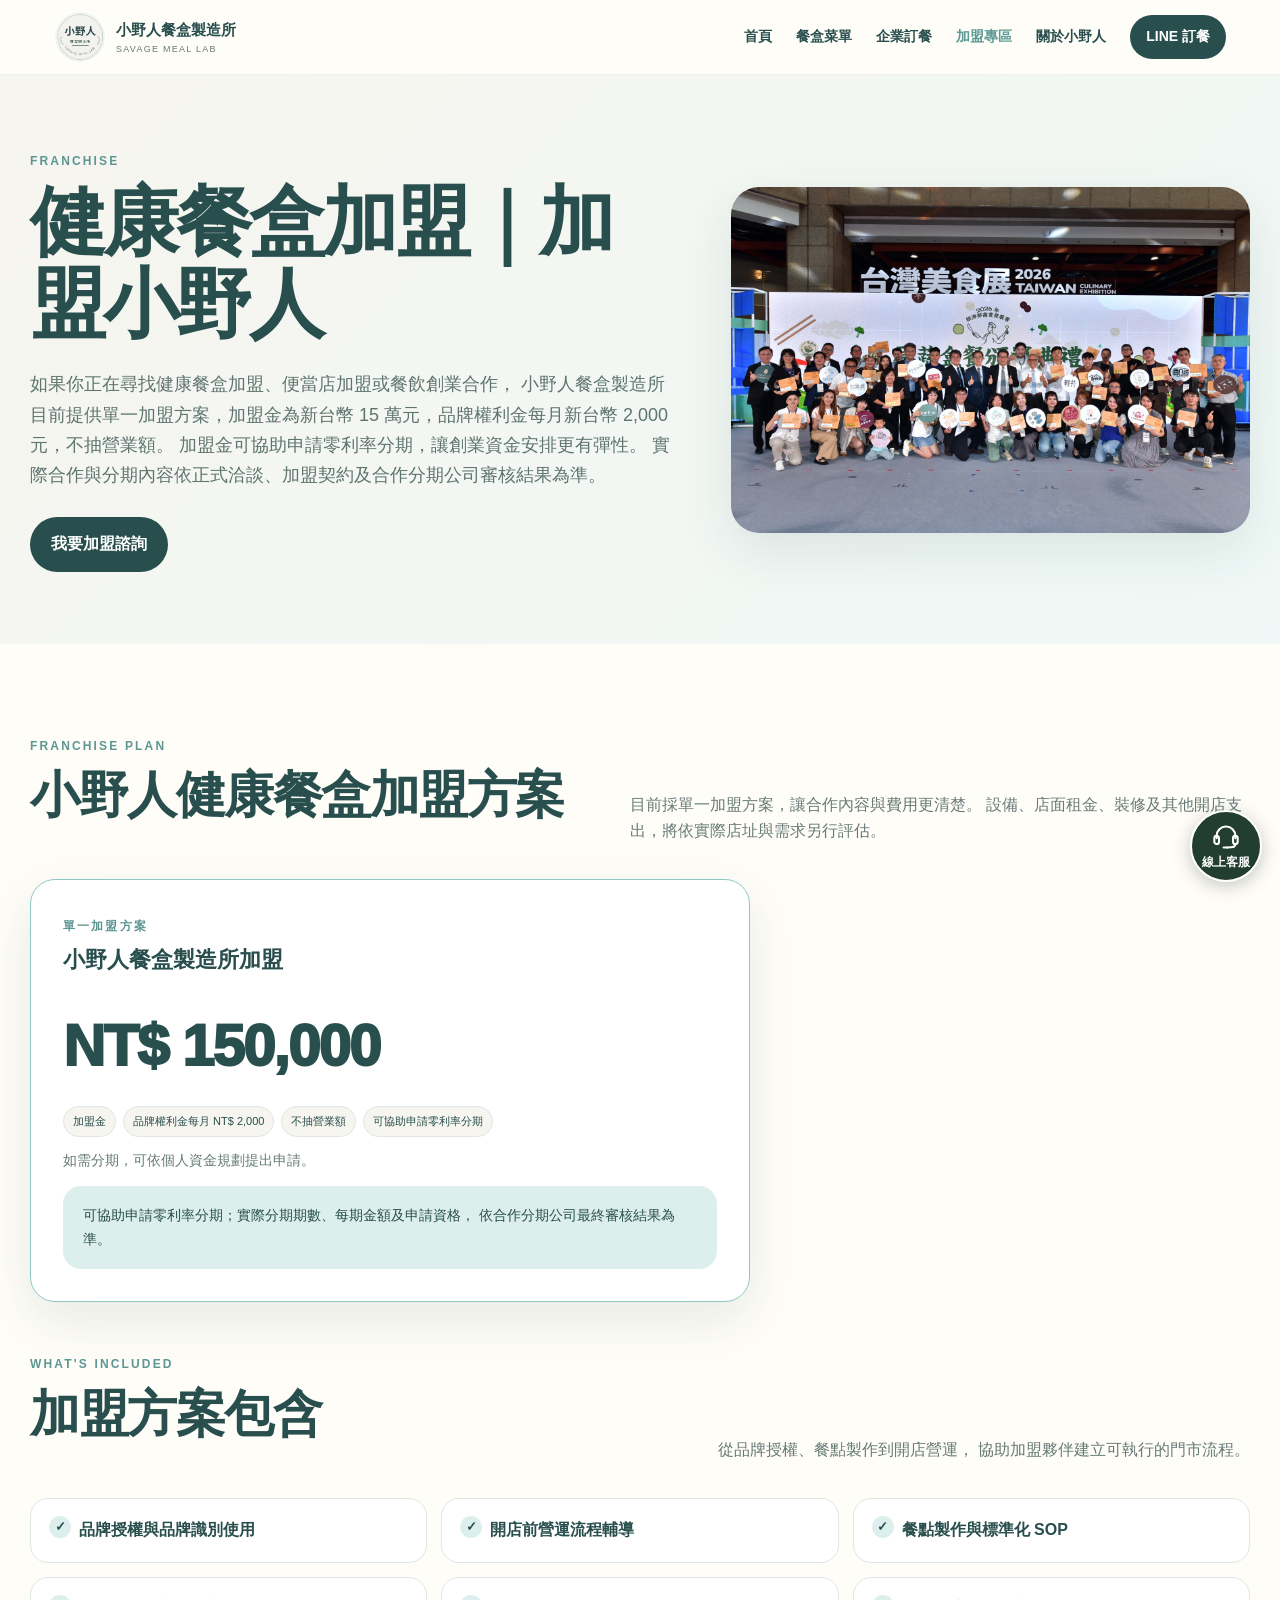
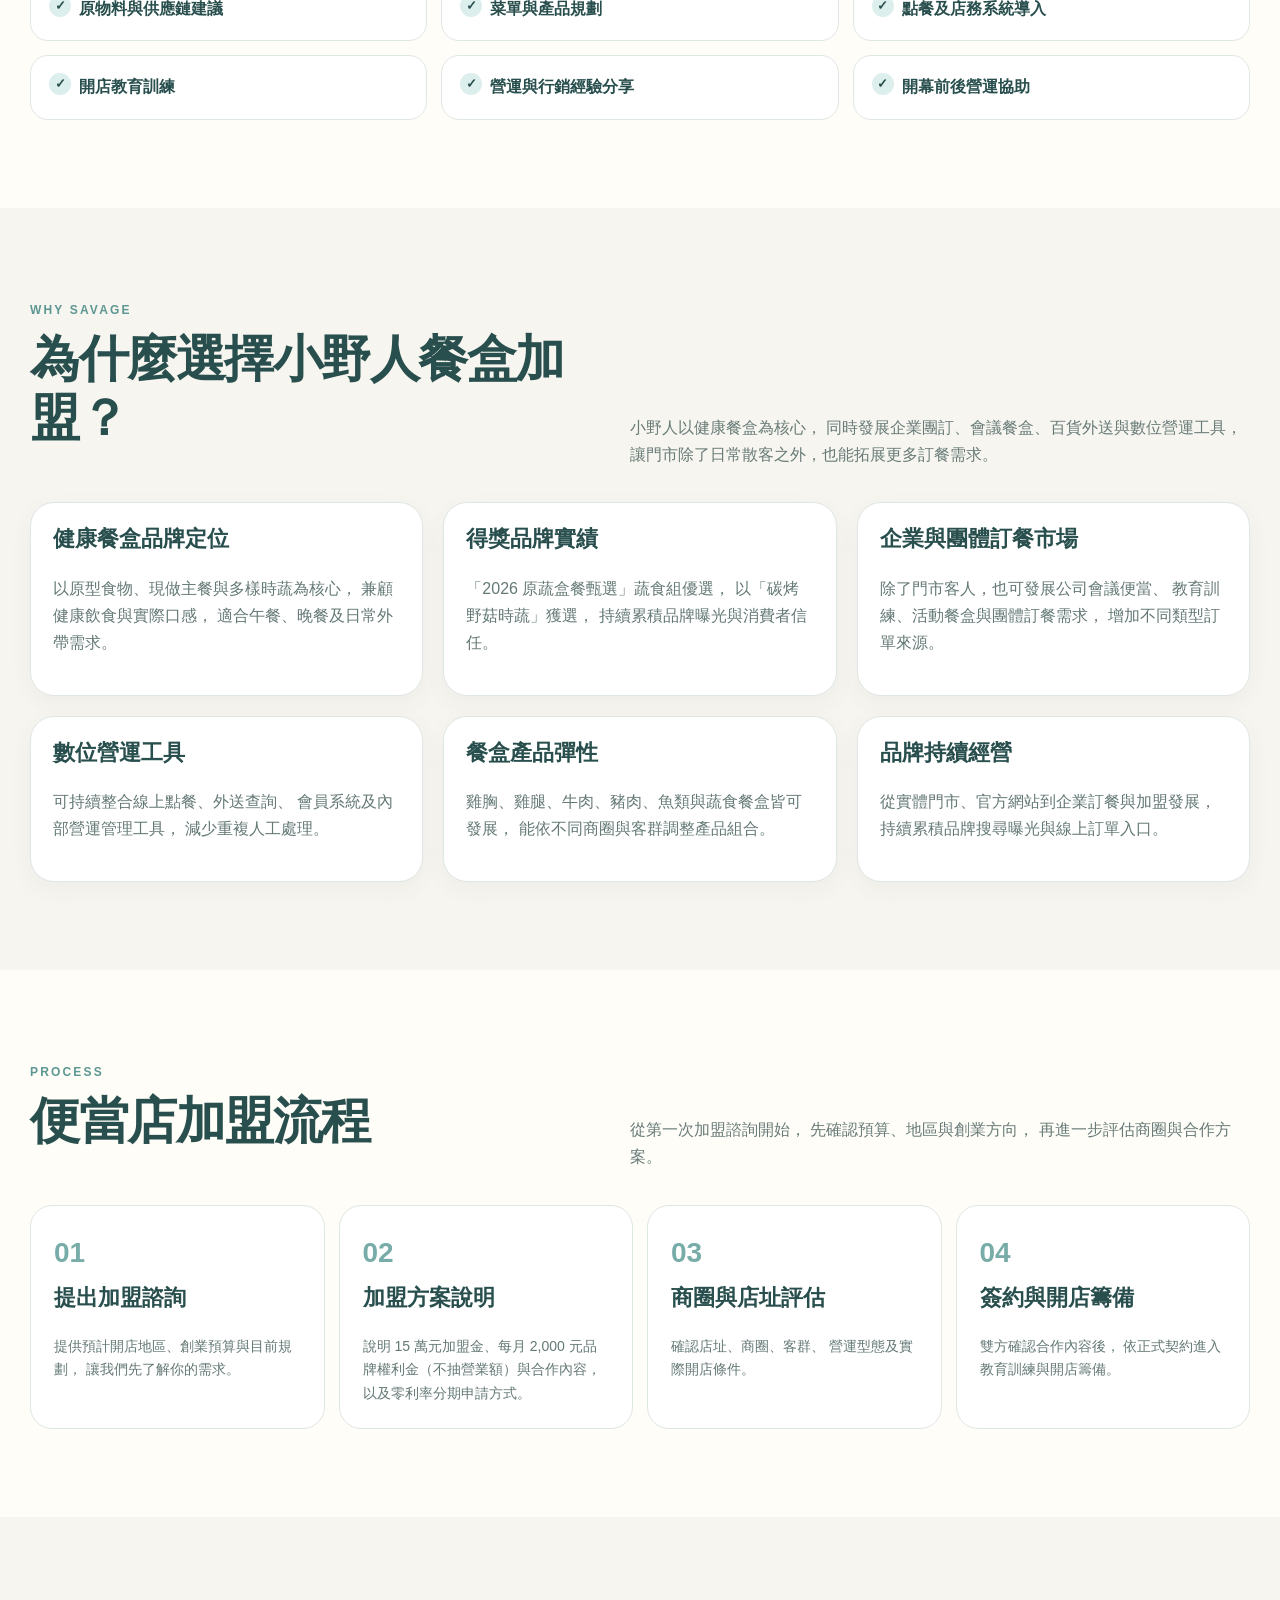
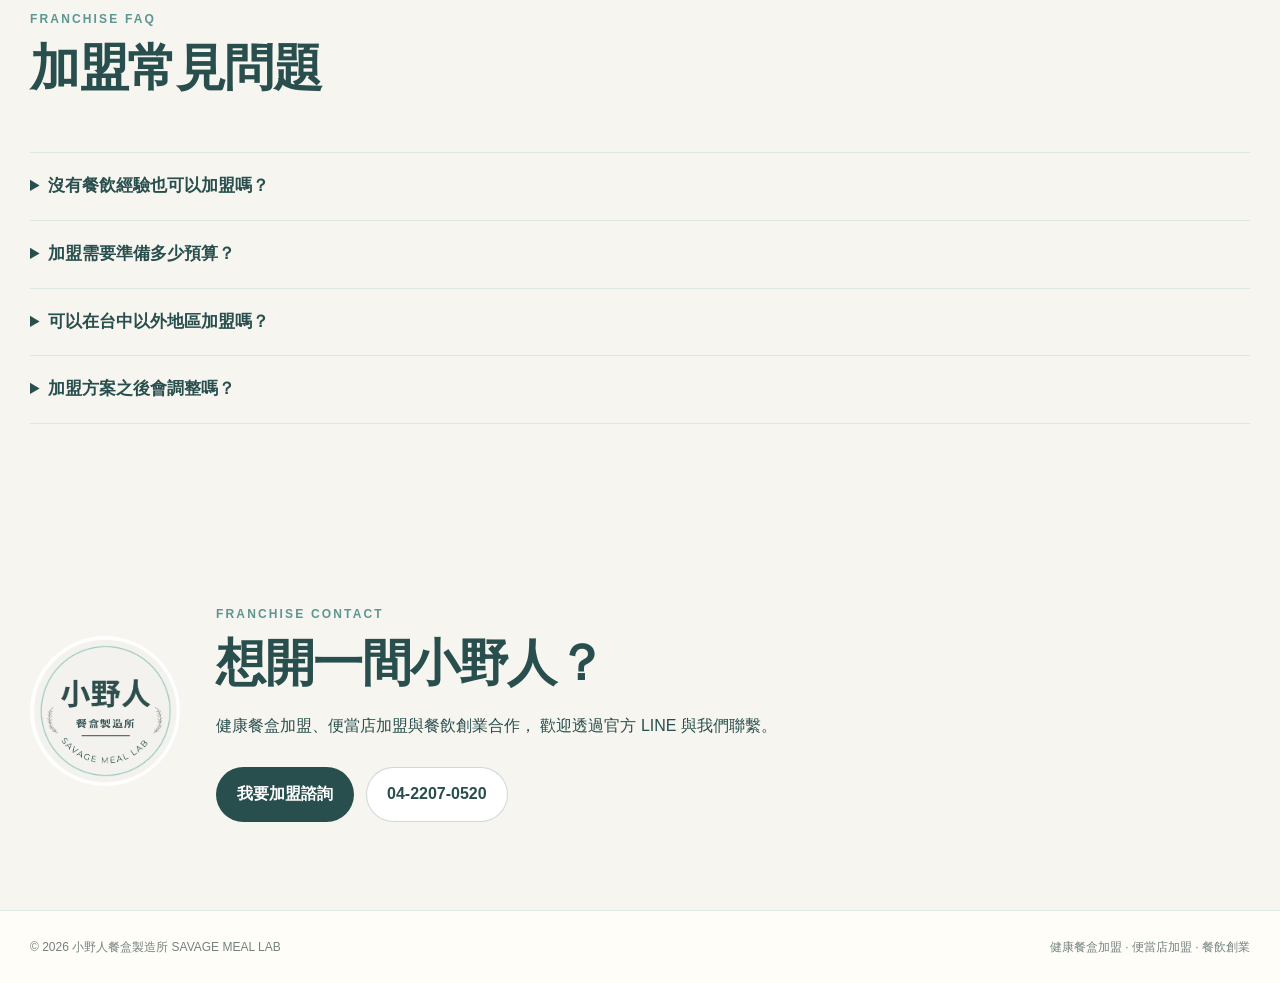
<file: franchise/index.html>
<!doctype html>
<html lang="zh-Hant">
<head>
<meta charset="utf-8">
<meta name="viewport" content="width=device-width,initial-scale=1">

<title>健康餐盒加盟推薦｜便當店加盟・餐飲創業合作｜小野人餐盒製造所</title>

<meta name="description" content="小野人餐盒製造所提供單一健康餐盒加盟方案，加盟金新台幣15萬元，品牌權利金每月新台幣2,000元，不抽營業額；可協助申請零利率分期。了解品牌優勢、加盟內容、流程與餐飲創業合作方式。">

<meta name="robots" content="index,follow,max-image-preview:large">

<link rel="canonical" href="https://www.savagemeal.tw/franchise/">
<link rel="icon" href="../assets/logo.png">
<link rel="stylesheet" href="../styles.css?v=20260920-1">

<link rel="stylesheet" href="/support-widget.css?v=20261007"></head>

<body>

<header class="site-header">
<div class="header-inner">

<a class="brand" href="../index.html">
<img src="../assets/logo.png" alt="小野人餐盒製造所 Logo">
<span>
<b>小野人餐盒製造所</b>
<small>SAVAGE MEAL LAB</small>
</span>
</a>

<button class="menu-toggle" aria-label="開啟選單" aria-expanded="false">☰</button>

<nav>
<a href="../index.html">首頁</a>
<a href="../menu/index.html">餐盒菜單</a>
<a href="../business/index.html">企業訂餐</a>
<a href="../franchise/index.html" class="active">加盟專區</a>
<a href="../about/index.html">關於小野人</a>
<a class="nav-cta"
href="https://lin.ee/rSnsTqy"
target="_blank"
rel="noopener">
LINE 訂餐
</a>
</nav>

</div>
</header>


<main>

<section class="page-hero">
<div class="inner">

<div>

<span class="eyebrow">FRANCHISE</span>

<h1>健康餐盒加盟｜加盟小野人</h1>

<p class="lead">
如果你正在尋找健康餐盒加盟、便當店加盟或餐飲創業合作，
小野人餐盒製造所目前提供單一加盟方案，加盟金為新台幣 15 萬元，品牌權利金每月新台幣 2,000 元，不抽營業額。
加盟金可協助申請零利率分期，讓創業資金安排更有彈性。
實際合作與分期內容依正式洽談、加盟契約及合作分期公司審核結果為準。
</p>

<div class="btn-row">

<a class="btn primary"
href="https://lin.ee/rSnsTqy"
target="_blank"
rel="noopener">
我要加盟諮詢
</a>

</div>

</div>

<img src="../assets/award-group.jpeg" alt="小野人健康餐盒加盟品牌2026台灣美食展得獎實績">

</div>
</section>


<section class="section">

<div class="inner">

<div class="section-head">

<div>
<span class="eyebrow">FRANCHISE PLAN</span>
<h2>小野人健康餐盒加盟方案</h2>
</div>

<p>
目前採單一加盟方案，讓合作內容與費用更清楚。
設備、店面租金、裝修及其他開店支出，將依實際店址與需求另行評估。
</p>

</div>


<div class="plan-grid single">

<article class="plan featured">

<span class="eyebrow">單一加盟方案</span>
<h3>小野人餐盒製造所加盟</h3>

<div class="plan-price">NT$ 150,000</div>

<div class="plan-meta">
<span>加盟金</span>
<span>品牌權利金每月 NT$ 2,000</span>
<span>不抽營業額</span>
<span>可協助申請零利率分期</span>
</div>

<p>
如需分期，可依個人資金規劃提出申請。
</p>

<div class="notice">
可協助申請零利率分期；實際分期期數、每期金額及申請資格，
依合作分期公司最終審核結果為準。
</div>

</article>

</div>


<div class="section-head" style="margin-top:48px">

<div>
<span class="eyebrow">WHAT'S INCLUDED</span>
<h2>加盟方案包含</h2>
</div>

<p>
從品牌授權、餐點製作到開店營運，
協助加盟夥伴建立可執行的門市流程。
</p>

</div>

<div class="support-grid">
<span>品牌授權與品牌識別使用</span>
<span>開店前營運流程輔導</span>
<span>餐點製作與標準化 SOP</span>
<span>原物料與供應鏈建議</span>
<span>菜單與產品規劃</span>
<span>點餐及店務系統導入</span>
<span>開店教育訓練</span>
<span>營運與行銷經驗分享</span>
<span>開幕前後營運協助</span>
</div>

</div>

</section>


<section class="soft-section section">

<div class="inner">

<div class="section-head">

<div>
<span class="eyebrow">WHY SAVAGE</span>
<h2>為什麼選擇小野人餐盒加盟？</h2>
</div>

<p>
小野人以健康餐盒為核心，
同時發展企業團訂、會議餐盒、百貨外送與數位營運工具，
讓門市除了日常散客之外，也能拓展更多訂餐需求。
</p>

</div>


<div class="card-grid">

<article class="card">

<h3>健康餐盒品牌定位</h3>

<p>
以原型食物、現做主餐與多樣時蔬為核心，
兼顧健康飲食與實際口感，
適合午餐、晚餐及日常外帶需求。
</p>

</article>


<article class="card">

<h3>得獎品牌實績</h3>

<p>
「2026 原蔬盒餐甄選」蔬食組優選，
以「碳烤野菇時蔬」獲選，
持續累積品牌曝光與消費者信任。
</p>

</article>


<article class="card">

<h3>企業與團體訂餐市場</h3>

<p>
除了門市客人，也可發展公司會議便當、
教育訓練、活動餐盒與團體訂餐需求，
增加不同類型訂單來源。
</p>

</article>


<article class="card">

<h3>數位營運工具</h3>

<p>
可持續整合線上點餐、外送查詢、
會員系統及內部營運管理工具，
減少重複人工處理。
</p>

</article>


<article class="card">

<h3>餐盒產品彈性</h3>

<p>
雞胸、雞腿、牛肉、豬肉、魚類與蔬食餐盒皆可發展，
能依不同商圈與客群調整產品組合。
</p>

</article>


<article class="card">

<h3>品牌持續經營</h3>

<p>
從實體門市、官方網站到企業訂餐與加盟發展，
持續累積品牌搜尋曝光與線上訂單入口。
</p>

</article>

</div>

</div>

</section>


<section class="section">

<div class="inner">

<div class="section-head">

<div>
<span class="eyebrow">PROCESS</span>
<h2>便當店加盟流程</h2>
</div>

<p>
從第一次加盟諮詢開始，
先確認預算、地區與創業方向，
再進一步評估商圈與合作方案。
</p>

</div>


<div class="steps">

<div class="step">
<b>01</b>
<h3>提出加盟諮詢</h3>
<p>
提供預計開店地區、創業預算與目前規劃，
讓我們先了解你的需求。
</p>
</div>


<div class="step">
<b>02</b>
<h3>加盟方案說明</h3>
<p>
說明 15 萬元加盟金、每月 2,000 元品牌權利金（不抽營業額）與合作內容，
以及零利率分期申請方式。
</p>
</div>


<div class="step">
<b>03</b>
<h3>商圈與店址評估</h3>
<p>
確認店址、商圈、客群、
營運型態及實際開店條件。
</p>
</div>


<div class="step">
<b>04</b>
<h3>簽約與開店籌備</h3>
<p>
雙方確認合作內容後，
依正式契約進入教育訓練與開店籌備。
</p>
</div>

</div>

</div>

</section>


<section class="soft-section section">

<div class="inner">

<div class="section-head">

<div>
<span class="eyebrow">FRANCHISE FAQ</span>
<h2>加盟常見問題</h2>
</div>

</div>


<div class="faq">

<details>
<summary>沒有餐飲經驗也可以加盟嗎？</summary>
<p>
可以先提出諮詢。
實際是否適合加盟，會依個人經驗、預算、店址與營運條件進一步討論。
</p>
</details>


<details>
<summary>加盟需要準備多少預算？</summary>
<p>
加盟金為新台幣 15 萬元，品牌權利金每月新台幣 2,000 元，不抽營業額。
店面租金、設備、裝修及其他開店支出需依實際需求另行準備；
加盟金可協助申請零利率分期，實際條件依合作分期公司最終審核結果為準。
</p>
</details>


<details>
<summary>可以在台中以外地區加盟嗎？</summary>
<p>
可先提供預計開店城市與地區，
由雙方進一步評估商圈、配送及營運條件。
</p>
</details>


<details>
<summary>加盟方案之後會調整嗎？</summary>
<p>
目前採單一加盟方案，加盟金為新台幣 15 萬元，品牌權利金每月新台幣 2,000 元，不抽營業額。
最終合作內容以正式加盟契約為準；
分期期數、每期金額及申請資格則依合作分期公司最終審核結果為準。
</p>
</details>

</div>

</div>

</section>

</main>


<section class="contact-box section">

<div class="inner contact-wrap">

<img src="../assets/logo.png" alt="小野人餐盒製造所加盟品牌">

<div>

<span class="eyebrow">FRANCHISE CONTACT</span>

<h2>想開一間小野人？</h2>

<p>
健康餐盒加盟、便當店加盟與餐飲創業合作，
歡迎透過官方 LINE 與我們聯繫。
</p>

<div class="btn-row">

<a class="btn primary"
href="https://lin.ee/rSnsTqy"
target="_blank"
rel="noopener">
我要加盟諮詢
</a>

<a class="btn ghost"
href="tel:+886422070520">
04-2207-0520
</a>

</div>

</div>

</div>

</section>


<footer>

<div class="footer-inner">

<span>
© 2026 小野人餐盒製造所 SAVAGE MEAL LAB
</span>

<span>
健康餐盒加盟 · 便當店加盟 · 餐飲創業
</span>

</div>

</footer>


<script src="../config.js"></script>
<script src="../script.js?v=20260920-1"></script>

<button id="support-toggle" class="support-toggle" aria-label="開啟小野人餐盒製造所客服聊天室" aria-expanded="false" aria-controls="site-support">小野人餐盒製造所客服</button>
<section id="site-support" class="site-support" aria-label="小野人餐盒製造所客服" hidden>
<header><div><strong>小野人餐盒製造所</strong><span>線上客服 · 訪客也能留言</span></div><button id="support-close" aria-label="關閉客服聊天室">×</button></header>
<div class="support-toolbar"><a href="https://pos.savagemeal.tw/support?store=savage-meal" target="_blank" rel="noopener noreferrer">另開聊天室</a><button id="support-refresh">重新整理</button></div>
<iframe id="support-frame" title="小野人餐盒製造所客服聊天室" data-src="https://pos.savagemeal.tw/support?store=savage-meal&amp;embed=1" referrerpolicy="strict-origin-when-cross-origin" sandbox="allow-scripts allow-same-origin allow-forms allow-popups allow-popups-to-escape-sandbox"></iframe>
</section><script src="/support-widget.js?v=20261007" defer></script></body>
</html>
</file>
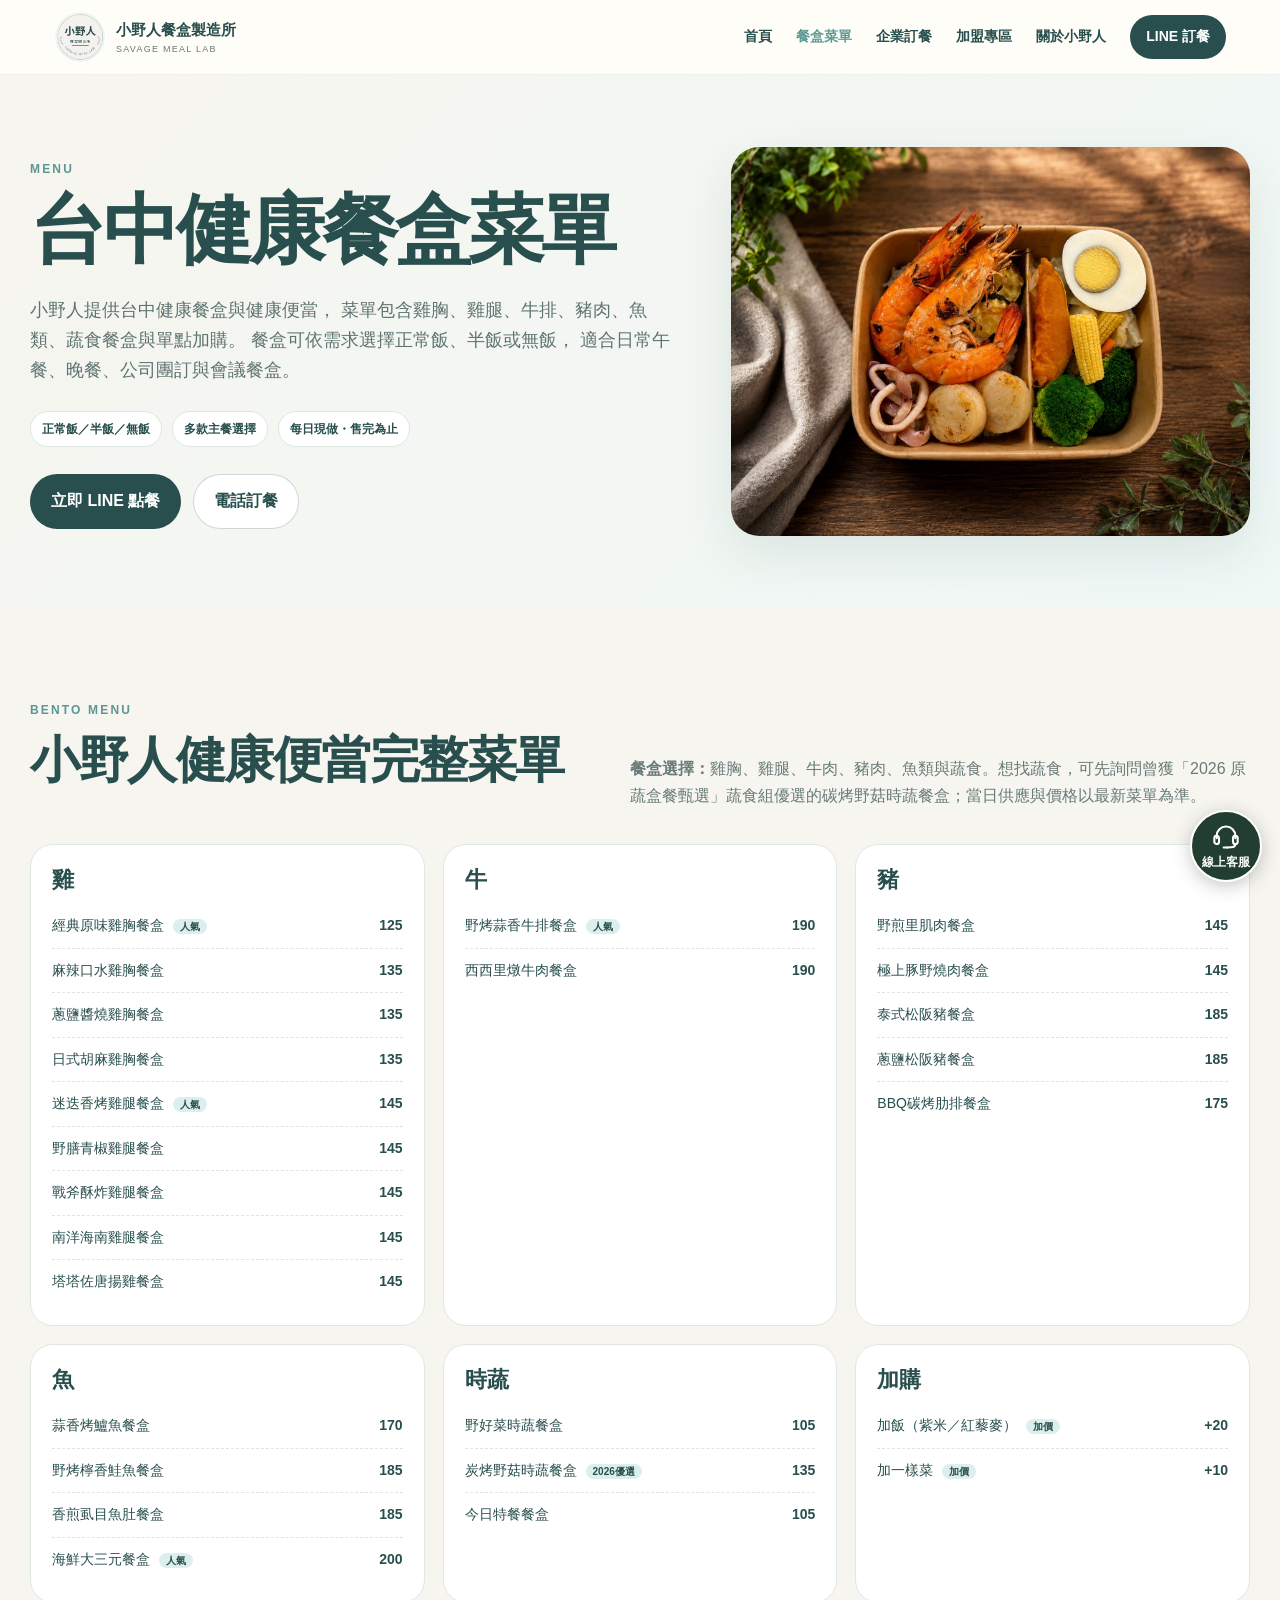
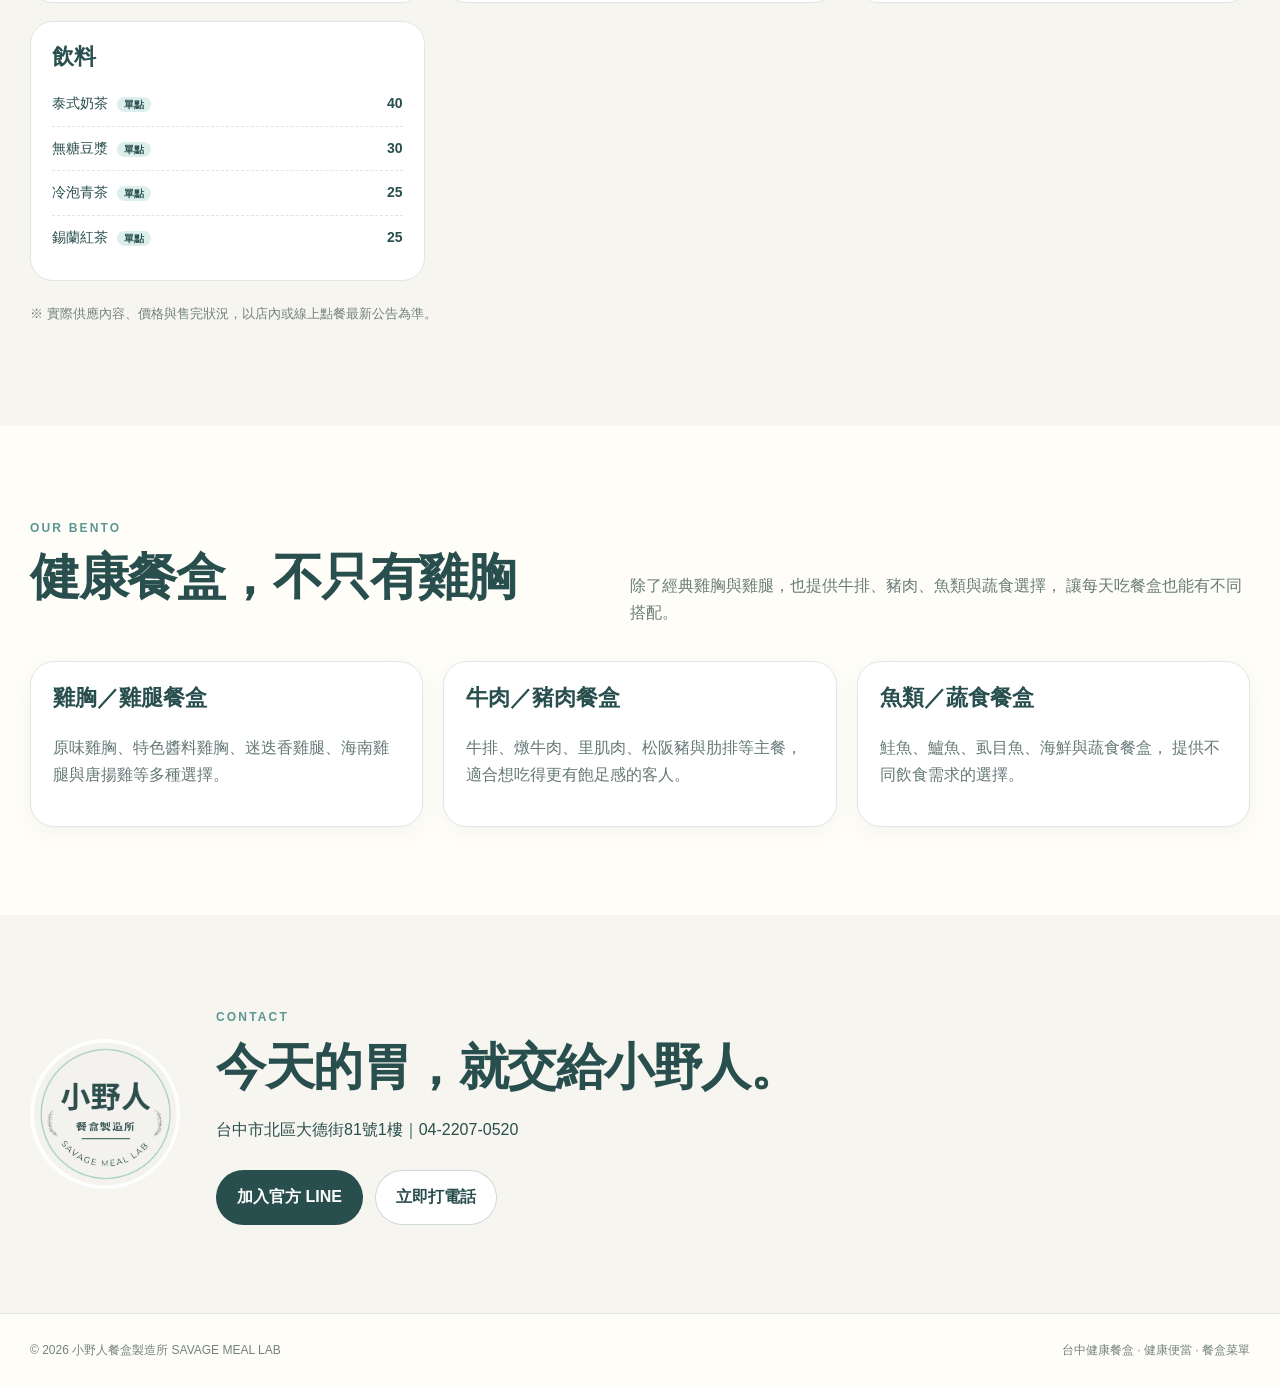
<file: menu/index.html>
<!doctype html>
<html lang="zh-Hant">
<head>
<meta charset="utf-8">
<meta name="viewport" content="width=device-width,initial-scale=1">

<title>台中健康餐盒菜單｜健康便當・雞胸・雞腿・牛排・魚類｜小野人餐盒製造所</title>

<meta name="description" content="小野人餐盒製造所台中健康餐盒菜單，提供雞胸、雞腿、牛排、豬肉、鮭魚、鱸魚、虱目魚、蔬食餐盒與加購品項。餐盒可選正常飯、半飯或無飯，價格與供應狀況依最新公告為準。">

<meta name="robots" content="index,follow,max-image-preview:large">

<link rel="canonical" href="https://www.savagemeal.tw/menu/">
<link rel="icon" href="../assets/logo.png">
<link rel="stylesheet" href="../styles.css?v=20260920-1">

<link rel="stylesheet" href="/support-widget.css?v=20261007"></head>

<body>

<header class="site-header">
<div class="header-inner">

<a class="brand" href="../index.html">
<img src="../assets/logo.png" alt="小野人餐盒製造所 Logo">
<span>
<b>小野人餐盒製造所</b>
<small>SAVAGE MEAL LAB</small>
</span>
</a>

<button class="menu-toggle" aria-label="開啟選單" aria-expanded="false">☰</button>

<nav>
<a href="../index.html">首頁</a>
<a href="../menu/index.html" class="active">餐盒菜單</a>
<a href="../business/index.html">企業訂餐</a>
<a href="../franchise/index.html">加盟專區</a>
<a href="../about/index.html">關於小野人</a>
<a class="nav-cta"
href="https://lin.ee/rSnsTqy"
target="_blank"
rel="noopener">
LINE 訂餐
</a>
</nav>

</div>
</header>


<main>

<section class="page-hero">
<div class="inner">

<div>

<span class="eyebrow">MENU</span>

<h1>台中健康餐盒菜單</h1>

<p class="lead">
小野人提供台中健康餐盒與健康便當，
菜單包含雞胸、雞腿、牛排、豬肉、魚類、蔬食餐盒與單點加購。
餐盒可依需求選擇正常飯、半飯或無飯，
適合日常午餐、晚餐、公司團訂與會議餐盒。
</p>

<div class="trust">
<span>正常飯／半飯／無飯</span>
<span>多款主餐選擇</span>
<span>每日現做・售完為止</span>
</div>

<div class="btn-row"><a class="btn primary" href="https://lin.ee/rSnsTqy" target="_blank" rel="noopener">立即 LINE 點餐</a><a class="btn ghost" href="tel:+886422070520">電話訂餐</a></div>

</div>

<img src="../assets/seafood.jpeg" alt="台中健康餐盒海鮮大三元餐盒">

</div>
</section>


<section class="soft-section section">

<div class="inner">

<div class="section-head">

<div>
<span class="eyebrow">BENTO MENU</span>
<h2>小野人健康便當完整菜單</h2>
</div>

<p><strong>餐盒選擇：</strong>雞胸、雞腿、牛肉、豬肉、魚類與蔬食。想找蔬食，可先詢問曾獲「2026 原蔬盒餐甄選」蔬食組優選的碳烤野菇時蔬餐盒；當日供應與價格以最新菜單為準。</p>

</div>

<div id="menu-status" class="data-status">
菜單資料載入中…
</div>

<div id="dynamic-menu" class="menu-grid"></div>

<p style="margin-top:22px;color:#73827f;font-size:13px">
※ 實際供應內容、價格與售完狀況，以店內或線上點餐最新公告為準。
</p>

</div>
</section>


<section class="section">

<div class="inner">

<div class="section-head">

<div>
<span class="eyebrow">OUR BENTO</span>
<h2>健康餐盒，不只有雞胸</h2>
</div>

<p>
除了經典雞胸與雞腿，也提供牛排、豬肉、魚類與蔬食選擇，
讓每天吃餐盒也能有不同搭配。
</p>

</div>

<div class="card-grid">

<article class="card">
<h3>雞胸／雞腿餐盒</h3>
<p>
原味雞胸、特色醬料雞胸、迷迭香雞腿、海南雞腿與唐揚雞等多種選擇。
</p>
</article>

<article class="card">
<h3>牛肉／豬肉餐盒</h3>
<p>
牛排、燉牛肉、里肌肉、松阪豬與肋排等主餐，
適合想吃得更有飽足感的客人。
</p>
</article>

<article class="card">
<h3>魚類／蔬食餐盒</h3>
<p>
鮭魚、鱸魚、虱目魚、海鮮與蔬食餐盒，
提供不同飲食需求的選擇。
</p>
</article>

</div>

</div>
</section>


<section class="contact-box section">

<div class="inner contact-wrap">

<img src="../assets/logo.png" alt="小野人餐盒製造所">

<div>

<span class="eyebrow">CONTACT</span>

<h2>今天的胃，就交給小野人。</h2>

<p>
台中市北區大德街81號1樓｜04-2207-0520
</p>

<div class="btn-row">

<a class="btn primary"
href="https://lin.ee/rSnsTqy"
target="_blank"
rel="noopener">
加入官方 LINE
</a>

<a class="btn ghost"
href="tel:+886422070520">
立即打電話
</a>

</div>

</div>

</div>

</section>


<footer>

<div class="footer-inner">

<span>© 2026 小野人餐盒製造所 SAVAGE MEAL LAB</span>

<span>
台中健康餐盒 · 健康便當 · 餐盒菜單
</span>

</div>

</footer>


<script src="../config.js"></script>
<script src="../script.js?v=20260920-1"></script>

<button id="support-toggle" class="support-toggle" aria-label="開啟小野人餐盒製造所客服聊天室" aria-expanded="false" aria-controls="site-support">小野人餐盒製造所客服</button>
<section id="site-support" class="site-support" aria-label="小野人餐盒製造所客服" hidden>
<header><div><strong>小野人餐盒製造所</strong><span>線上客服 · 訪客也能留言</span></div><button id="support-close" aria-label="關閉客服聊天室">×</button></header>
<div class="support-toolbar"><a href="https://pos.savagemeal.tw/support?store=savage-meal" target="_blank" rel="noopener noreferrer">另開聊天室</a><button id="support-refresh">重新整理</button></div>
<iframe id="support-frame" title="小野人餐盒製造所客服聊天室" data-src="https://pos.savagemeal.tw/support?store=savage-meal&amp;embed=1" referrerpolicy="strict-origin-when-cross-origin" sandbox="allow-scripts allow-same-origin allow-forms allow-popups allow-popups-to-escape-sandbox"></iframe>
</section><script src="/support-widget.js?v=20261007" defer></script></body>
</html>
</file>
<file: styles.css>
:root{
  --ink:#284f4d;--ink2:#1d3e3c;--aqua:#8fc7c3;--aqua2:#dcefed;--paper:#f7f5ef;
  --cream:#fffdf8;--line:#dfe7e4;--muted:#687a77;--wood:#a66f3f;
  --shadow:0 18px 52px rgba(40,79,77,.11);--max:1220px
}
*{box-sizing:border-box}html{scroll-behavior:smooth}
body{margin:0;font-family:-apple-system,BlinkMacSystemFont,"Noto Sans TC","PingFang TC","Microsoft JhengHei",sans-serif;color:var(--ink);background:var(--cream);line-height:1.68}
img{max-width:100%;display:block}a{color:inherit;text-decoration:none}button{font:inherit}
.site-header{position:sticky;top:0;z-index:80;background:rgba(255,253,248,.93);backdrop-filter:blur(14px);border-bottom:1px solid rgba(40,79,77,.08)}
.header-inner{max-width:var(--max);margin:auto;padding:11px 24px;display:flex;align-items:center;justify-content:space-between;gap:28px}
.brand{display:flex;align-items:center;gap:10px;flex:0 0 auto}.brand img{width:52px;height:52px;border-radius:50%}.brand b{display:block;font-size:15px}.brand small{display:block;letter-spacing:.14em;font-size:9px;color:var(--muted)}
nav{display:flex;align-items:center;gap:24px;font-size:14px;font-weight:700}nav a{white-space:nowrap}nav a:hover,nav a.active{color:#5d9995}.nav-cta{padding:10px 16px;border-radius:999px;background:var(--ink);color:#fff!important}
.menu-toggle{display:none;border:0;background:transparent;color:var(--ink);font-size:26px}
.section{padding:88px 24px}.inner{max-width:var(--max);margin:auto}
.eyebrow{display:inline-block;font-size:12px;font-weight:900;letter-spacing:.18em;color:#5d9692;margin-bottom:10px}
h1,h2,h3,p{margin-top:0}h1{font-size:clamp(43px,6vw,76px);line-height:1.08;letter-spacing:-.04em;margin-bottom:24px}h2{font-size:clamp(31px,4vw,50px);line-height:1.18;letter-spacing:-.03em;margin-bottom:20px}h3{font-size:22px;line-height:1.3}
.lead{font-size:18px;color:#5e7471;max-width:700px}
.btn-row{display:flex;gap:12px;flex-wrap:wrap;margin-top:27px}.btn{display:inline-flex;align-items:center;justify-content:center;padding:13px 20px;border-radius:999px;font-weight:900;border:1px solid transparent}.btn.primary{background:var(--ink);color:#fff}.btn.ghost{background:#fff;border-color:rgba(40,79,77,.22)}.btn.soft{background:var(--aqua2)}
.hero{background:linear-gradient(135deg,var(--paper),#edf7f5)}.hero .inner{min-height:680px;display:grid;grid-template-columns:1.03fr .97fr;gap:56px;align-items:center}.hero-media{position:relative}.hero-media img{width:100%;aspect-ratio:4/5;object-fit:cover;border-radius:34px;box-shadow:var(--shadow)}.badge{position:absolute;left:-28px;bottom:34px;padding:17px 20px;background:#fff;border-radius:18px;box-shadow:var(--shadow);font-size:14px}.badge b{display:block;font-size:20px}
.trust{display:flex;gap:10px;flex-wrap:wrap;margin-top:25px}.trust span,.chips span{background:#fff;border:1px solid var(--line);border-radius:999px;padding:7px 11px;font-size:12px;font-weight:800}
.split{display:grid;grid-template-columns:1fr 1fr;gap:58px;align-items:center}.split img{border-radius:28px;box-shadow:var(--shadow)}
.soft-section{background:var(--paper)}.dark-section{background:var(--ink);color:#fff}.dark-section .lead{color:#d9e6e3}.dark-section .eyebrow{color:#9fd2ce}
.card-grid{display:grid;grid-template-columns:repeat(3,1fr);gap:20px}.card{background:#fff;border:1px solid var(--line);border-radius:24px;padding:22px;box-shadow:0 7px 22px rgba(40,79,77,.05)}.card img{width:100%;height:235px;object-fit:cover;border-radius:18px;margin-bottom:17px}.card p{color:#647976}.link{font-weight:900;border-bottom:1px solid currentColor}
.section-head{display:flex;align-items:end;justify-content:space-between;gap:36px;margin-bottom:34px}.section-head p{max-width:620px;margin:0;color:#687b78}
.gallery{display:grid;grid-template-columns:1fr 1fr 1fr;gap:15px}.gallery img{height:390px;width:100%;object-fit:cover;border-radius:22px}
.faq details{border-top:1px solid var(--line);padding:19px 0}.faq details:last-child{border-bottom:1px solid var(--line)}.faq summary{cursor:pointer;font-size:17px;font-weight:900}.faq p{color:#657a77;margin:10px 0 0}
.page-hero{padding:72px 24px;background:linear-gradient(135deg,var(--paper),#eff8f6)}.page-hero .inner{display:grid;grid-template-columns:1fr .8fr;gap:52px;align-items:center}.page-hero img{border-radius:28px;max-height:480px;width:100%;object-fit:cover;box-shadow:var(--shadow)}
.menu-grid{display:grid;grid-template-columns:repeat(3,1fr);gap:18px}.menu-group{background:#fff;border:1px solid var(--line);border-radius:23px;padding:21px}.menu-group h3{margin-bottom:10px}.menu-group ul{list-style:none;margin:0;padding:0}.menu-group li{display:flex;justify-content:space-between;gap:13px;padding:10px 0;border-bottom:1px dashed #dfe5e3;font-size:14px}.menu-group li:last-child{border-bottom:0}.tag{font-size:10px;background:var(--aqua2);padding:2px 7px;border-radius:999px;font-style:normal;font-weight:900;margin-left:5px}.data-status{padding:13px 15px;border:1px solid var(--line);border-radius:13px;background:#fff;color:#72817f;margin-bottom:18px}.data-status.hidden{display:none}
.plan-grid{display:grid;grid-template-columns:repeat(4,1fr);gap:16px}.plan{background:#fff;border:1px solid var(--line);border-radius:25px;padding:25px}.plan-price{font-size:31px;font-weight:950;letter-spacing:-.03em;margin:5px 0 10px}.plan-meta{display:flex;gap:7px;flex-wrap:wrap;margin:12px 0}.plan-meta span{font-size:11px;padding:5px 9px;border-radius:999px;background:var(--paper);border:1px solid var(--line)}.plan p{font-size:14px;color:#657a77}.notice{padding:18px 20px;border-radius:18px;background:var(--aqua2);font-size:14px}
.steps{display:grid;grid-template-columns:repeat(4,1fr);gap:14px}.step{border-radius:22px;background:#fff;border:1px solid var(--line);padding:23px}.step b{font-size:28px;color:#78aca8;display:block;margin-bottom:8px}.step p{font-size:14px;color:#637875;margin:0}
.contact-box{background:var(--paper)}.contact-wrap{display:grid;grid-template-columns:150px 1fr;gap:36px;align-items:center}.contact-wrap img{width:150px;border-radius:50%}
footer{border-top:1px solid var(--line);padding:26px 24px}.footer-inner{max-width:var(--max);margin:auto;display:flex;justify-content:space-between;gap:20px;flex-wrap:wrap;font-size:12px;color:#74827f}
@media(max-width:960px){
 nav{display:none;position:absolute;top:75px;left:0;right:0;background:#fff;padding:18px 24px;flex-direction:column;align-items:stretch;border-bottom:1px solid var(--line)}nav.open{display:flex}.menu-toggle{display:block}
 .hero .inner,.split,.page-hero .inner{grid-template-columns:1fr}.hero .inner{min-height:auto}.hero-media{order:-1}.hero-media img{aspect-ratio:16/10}.badge{left:15px;bottom:15px}
 .card-grid,.menu-grid{grid-template-columns:1fr 1fr}.plan-grid{grid-template-columns:1fr 1fr}.steps{grid-template-columns:1fr 1fr}
}
@media(max-width:600px){
 .header-inner{padding:9px 16px}.brand span{display:none}.brand img{width:48px;height:48px}.section{padding:62px 18px}.page-hero{padding:48px 18px}.hero .inner{padding:42px 0 55px;gap:28px}h1{font-size:42px}.lead{font-size:16px}
 .card-grid,.menu-grid,.plan-grid,.steps,.gallery{grid-template-columns:1fr}.gallery img{height:300px}.section-head{display:block}.section-head p{margin-top:10px}
 .btn-row .btn{width:100%}.contact-wrap{grid-template-columns:90px 1fr}.contact-wrap img{width:90px}
}

/* 單一加盟方案 */
.plan-grid.single{grid-template-columns:minmax(0,720px)}
.plan.featured{padding:32px;border-color:var(--aqua);box-shadow:var(--shadow)}
.plan.featured .plan-price{font-size:clamp(38px,6vw,58px)}
.support-grid{display:grid;grid-template-columns:repeat(3,1fr);gap:14px}
.support-grid span{position:relative;background:#fff;border:1px solid var(--line);border-radius:18px;padding:18px 18px 18px 48px;font-weight:800}
.support-grid span::before{content:"✓";position:absolute;left:18px;top:17px;width:22px;height:22px;border-radius:50%;display:grid;place-items:center;background:var(--aqua2);color:var(--ink);font-size:13px}
@media(max-width:960px){.support-grid{grid-template-columns:1fr 1fr}}
@media(max-width:600px){.support-grid{grid-template-columns:1fr}}


/* 門市資訊與手機快速聯絡 */
.store-section{background:var(--cream)}
.store-grid{display:grid;grid-template-columns:repeat(3,1fr);gap:18px}
.store-card{background:#fff;border:1px solid var(--line);border-radius:24px;padding:25px;box-shadow:0 7px 22px rgba(40,79,77,.05)}
.store-card h3{margin:8px 0 10px}.store-card p{color:#647976}.store-icon{font-size:28px;line-height:1}
.mobile-actions{display:none}
@media(max-width:960px){.store-grid{grid-template-columns:1fr 1fr}}
@media(max-width:600px){
 body{padding-bottom:calc(70px + env(safe-area-inset-bottom))}
 .store-grid{grid-template-columns:1fr}
 .mobile-actions{position:fixed;left:0;right:0;bottom:0;z-index:120;display:grid;grid-template-columns:1fr 1fr;gap:9px;padding:10px 14px calc(10px + env(safe-area-inset-bottom));background:rgba(255,253,248,.96);border-top:1px solid var(--line);backdrop-filter:blur(14px);box-shadow:0 -8px 24px rgba(40,79,77,.10)}
 .mobile-actions a{display:flex;align-items:center;justify-content:center;min-height:44px;border-radius:999px;font-size:14px;font-weight:900}
 .mobile-actions .order{background:var(--ink);color:#fff}.mobile-actions .call{background:#fff;border:1px solid rgba(40,79,77,.22)}
}
</file>
<file: support-widget.css>
.support-toggle{position:fixed;right:22px;bottom:22px;z-index:45;border:0;border-radius:999px;background:#223e30;color:white;box-shadow:0 5px 24px #16271f33;padding:15px 23px;font:inherit;font-weight:700;min-height:48px;cursor:pointer}
.site-support{position:fixed;right:22px;bottom:86px;z-index:50;width:min(420px,calc(100vw - 28px));height:min(660px,calc(100dvh - 110px));background:white;border:1px solid #dce3dd;border-radius:18px;box-shadow:0 12px 50px #17251d33;overflow:hidden;display:flex;flex-direction:column}.site-support[hidden]{display:none}.site-support>header{width:100%;max-width:none;margin:0;flex-shrink:0;display:flex;justify-content:space-between;align-items:center;background:#223e30;color:white;padding:14px 18px}.site-support header strong,.site-support header span{display:block}.site-support header span{font-size:12px;margin-top:4px;color:#d7e7db}.site-support header button{background:none;border:0;color:white;font-size:28px;width:44px;height:44px;cursor:pointer}.support-toolbar{display:flex;gap:12px;justify-content:space-between;padding:10px 14px;font-size:12px;border-bottom:1px solid #dde5df}.support-toolbar a{color:#223e30;text-decoration:underline}.support-toolbar button{border:0;background:none;color:#223e30;text-decoration:underline;cursor:pointer;font:inherit}.site-support iframe{width:100%;border:0;flex:1;min-height:0}.support-toggle:focus-visible,.site-support button:focus-visible,.site-support a:focus-visible{outline:3px solid #edaf54;outline-offset:3px}
@media(max-width:800px){.support-toggle{right:14px;bottom:calc(18px + env(safe-area-inset-bottom));padding:12px 18px}.site-support{right:14px;bottom:calc(82px + env(safe-area-inset-bottom));height:min(660px,calc(100dvh - 110px))}}

/* Floating customer support stays above the mobile ordering bar. */
.support-toggle{right:18px;bottom:var(--support-bottom,calc(84px + env(safe-area-inset-bottom,0px)));z-index:130;width:72px;height:72px;min-height:72px;padding:8px 4px;border-radius:50%;display:flex;flex-direction:column;align-items:center;justify-content:center;gap:4px;box-shadow:0 4px 18px #16271f40;border:2px solid #fff}
.support-toggle span{font-size:12px;line-height:1.2;white-space:nowrap}
.support-toggle svg{flex-shrink:0}
.site-support{z-index:140;bottom:calc(var(--support-bottom,84px) + 84px);height:min(660px,calc(100dvh - var(--support-bottom,84px) - 100px))}
@media(max-width:800px){.support-toggle{right:14px}.site-support{right:14px;bottom:var(--support-bottom,84px);height:min(660px,calc(100dvh - var(--support-bottom,84px) - 16px))}.support-toggle[aria-expanded="true"]{visibility:hidden}}
</file>
